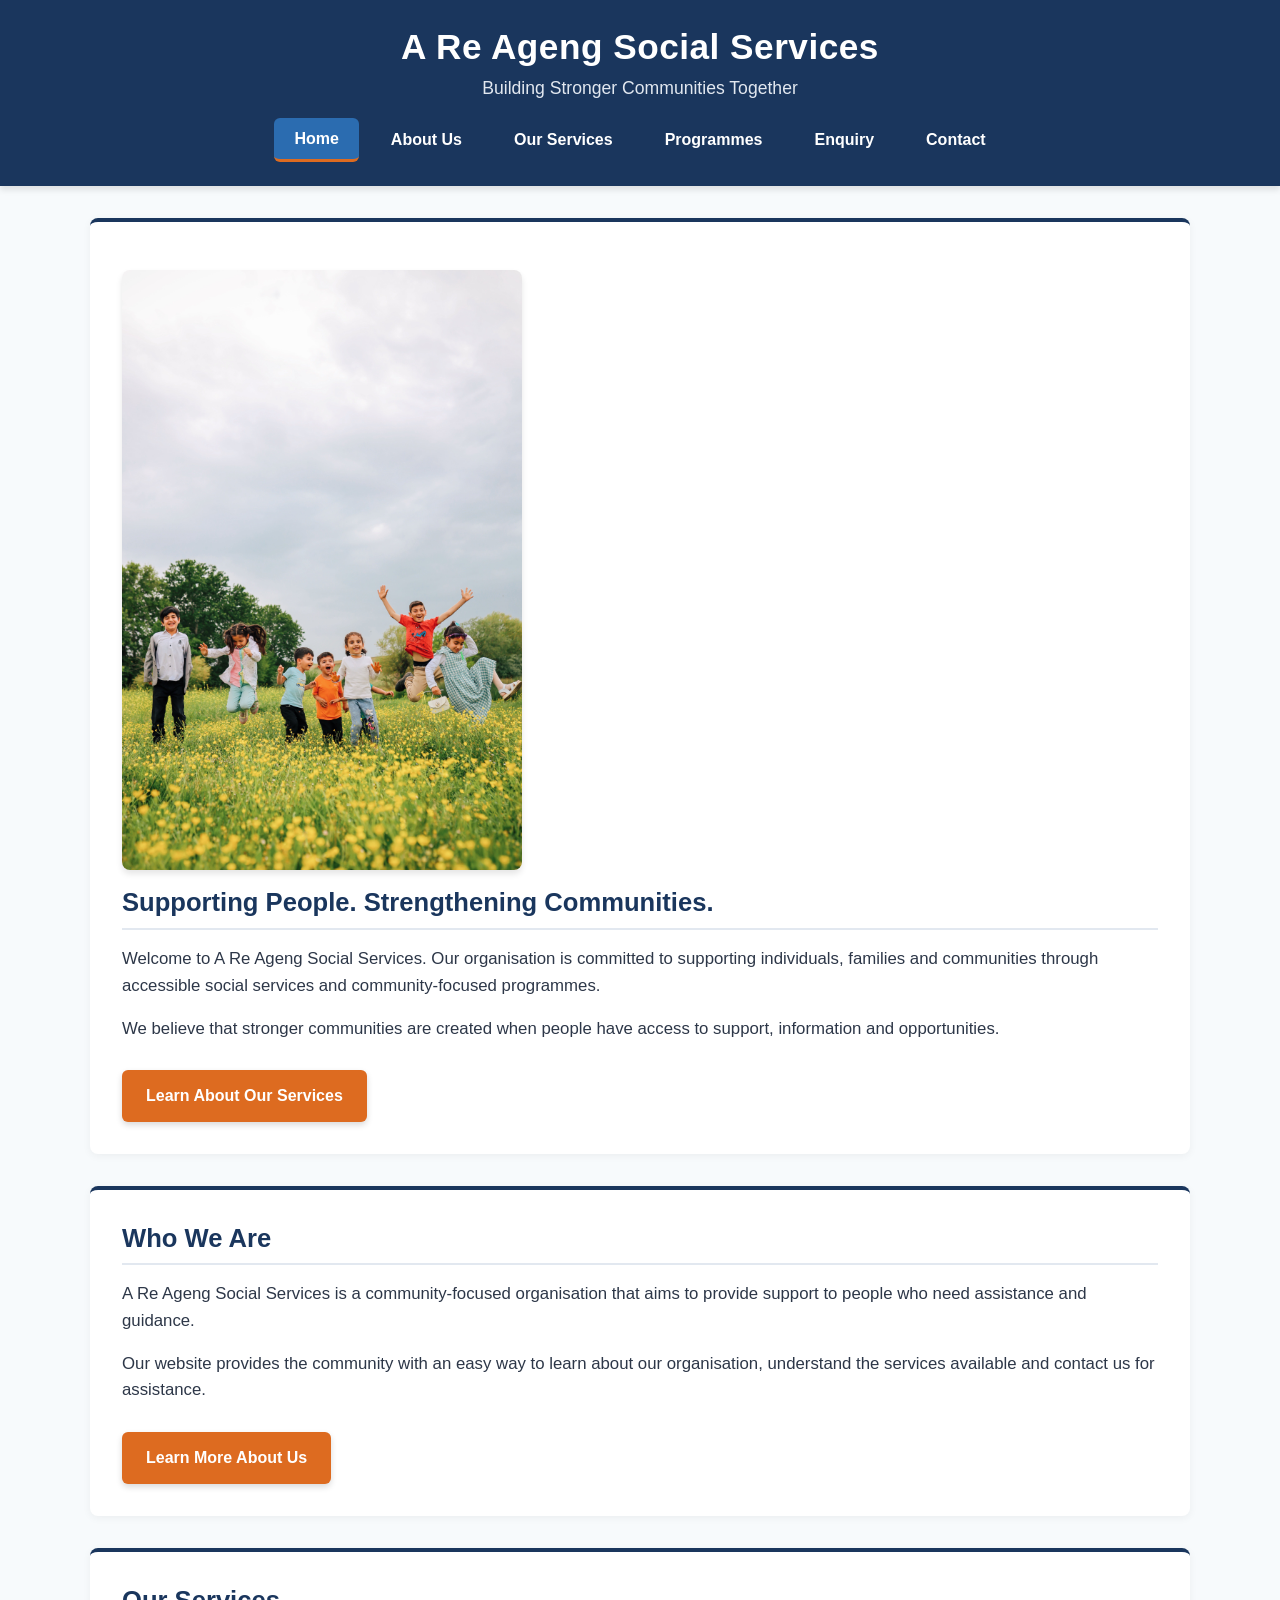
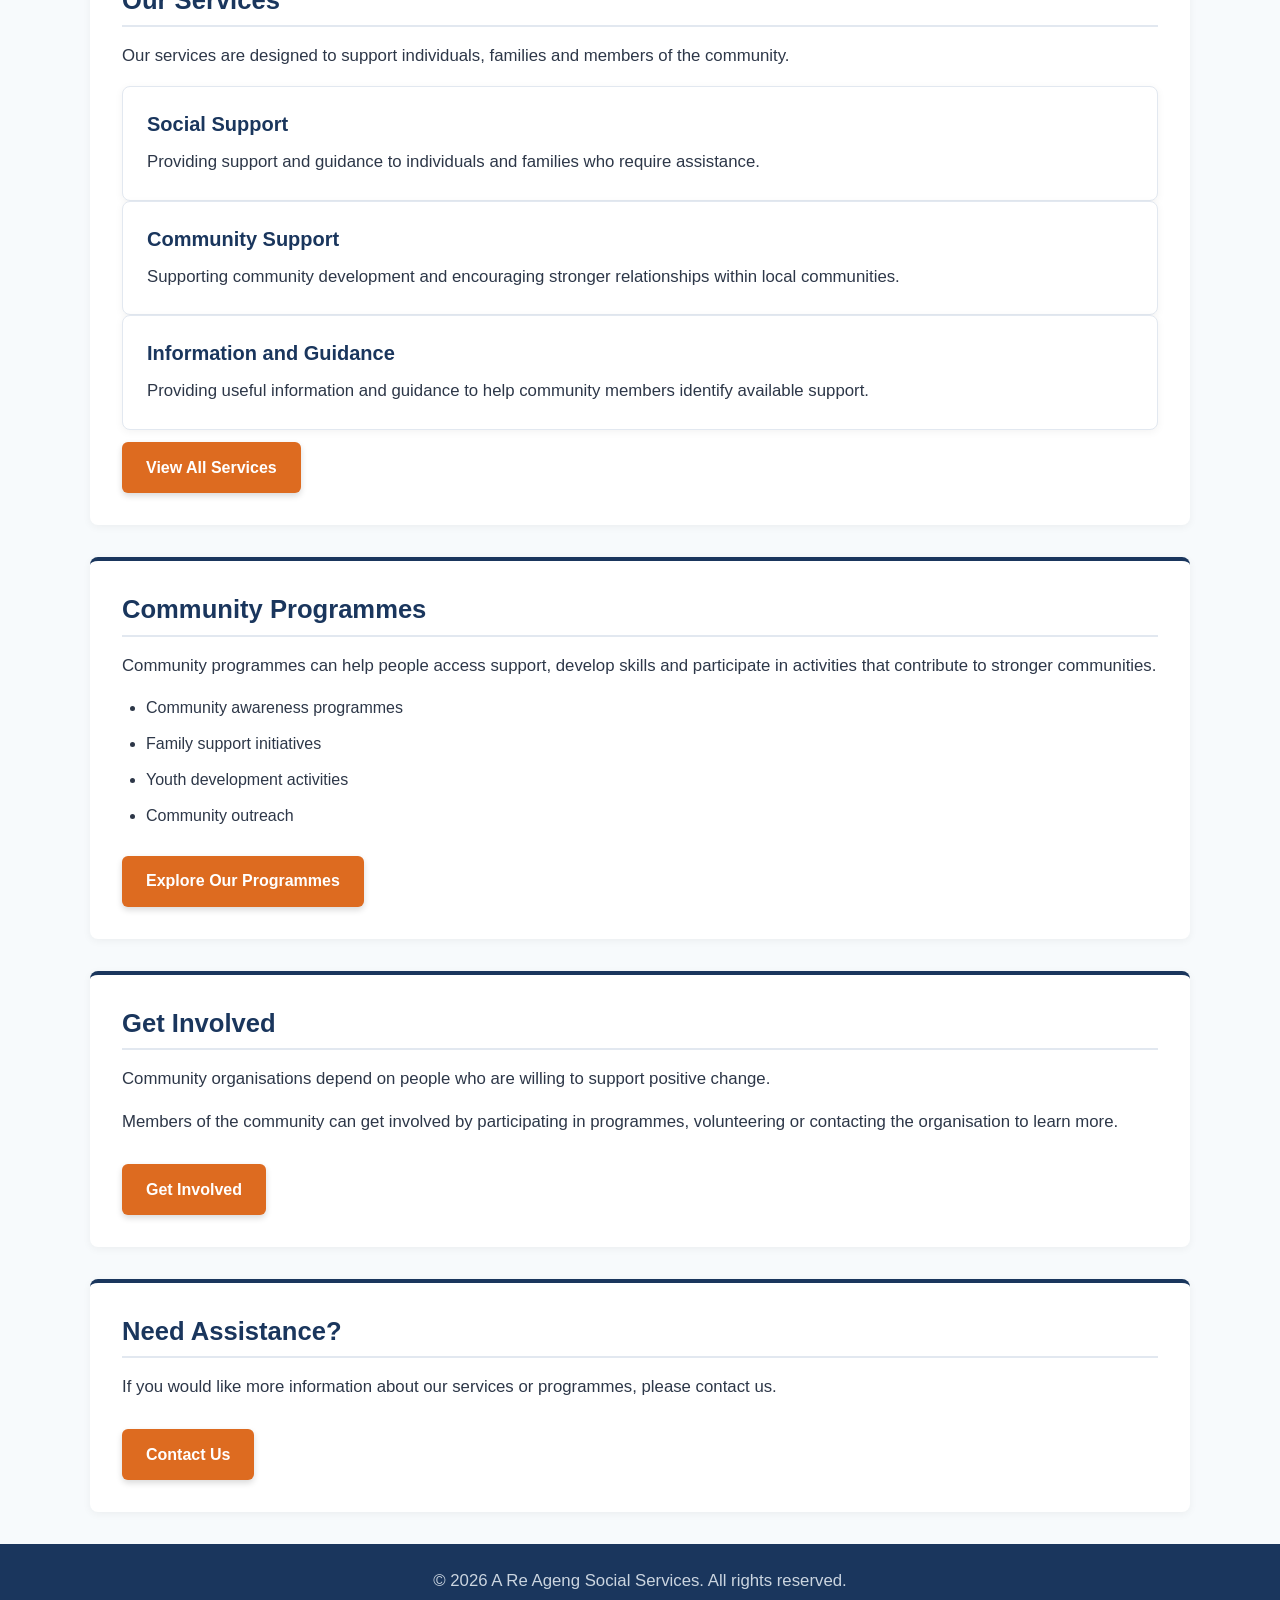
<file: index.html>
<!DOCTYPE html>
<html lang="en">

<head>

    <!-- Character Encoding -->
    <meta charset="UTF-8">

    <!-- Responsive Design -->
    <meta name="viewport" content="width=device-width, initial-scale=1.0">

    <!-- SEO Description -->
    <meta name="description"
        content="Welcome to A Re Ageng Social Services. Discover our community support services, family assistance, youth development and community programmes in South Africa.">

    <!-- SEO Keywords -->
    <meta name="keywords"
        content="A Re Ageng Social Services, social services, community support, family support, youth development, community programmes, South Africa">

    <!-- Author -->
    <meta name="author" content="A Re Ageng Social Services">

    <!-- Search Engine Indexing -->
    <meta name="robots" content="index, follow">

    <!-- Open Graph Metadata -->
    <meta property="og:title"
        content="A Re Ageng Social Services | Building Stronger Communities">

    <meta property="og:description"
        content="Supporting individuals, families and communities through accessible social services and community programmes.">

    <meta property="og:type" content="website">

    <!-- Page Title -->
    <title>A Re Ageng Social Services | Home</title>

    <!-- External Stylesheet -->
    <link rel="stylesheet" href="css/style.css">

    <!-- Organisation Structured Data -->
    <script type="application/ld+json">
    {
        "@context": "https://schema.org",
        "@type": "Organization",
        "name": "A Re Ageng Social Services",
        "description": "A community-focused organisation supporting individuals, families and communities through social services and community programmes.",
        "address": {
            "@type": "PostalAddress",
            "addressLocality": "Randfontein",
            "addressRegion": "Gauteng",
            "addressCountry": "ZA"
        }
    }
    </script>

</head>

<body>

    <!-- Skip Navigation -->
    <a href="#main-content" class="skip-link">
        Skip to main content
    </a>

    <!-- HEADER -->
    <header>

        <!-- Organisation Branding -->
        <div class="header-brand">

            <div>

                <h1>A Re Ageng Social Services</h1>

                <p>Building Stronger Communities Together</p>

            </div>

        </div>

        <!-- Navigation Menu -->
        <nav aria-label="Main navigation">

            <a href="index.html" aria-current="page">Home</a>

            <a href="about.html">About Us</a>

            <a href="services.html">Our Services</a>

            <a href="programmes.html">Programmes</a>

            <a href="enquiry.html">Enquiry</a>

            <a href="contact.html">Contact</a>

        </nav>

    </header>

    <!-- MAIN CONTENT -->
    <main id="main-content">

        <!-- HERO SECTION -->
        <section id="home">

            <img
                src="images/index.jpg"
                alt="Community members working together to strengthen their community"
                width="400"
                height="250"
                fetchpriority="high"
                decoding="async"
            >

            <h2>
                Supporting People. Strengthening Communities.
            </h2>

            <p>
                Welcome to A Re Ageng Social Services.
                Our organisation is committed to supporting individuals,
                families and communities through accessible social services
                and community-focused programmes.
            </p>

            <p>
                We believe that stronger communities are created when
                people have access to support, information and opportunities.
            </p>

            <!-- Call to Action -->
            <a href="services.html" class="cta-button">
                Learn About Our Services
            </a>

        </section>

        <!-- ABOUT INTRODUCTION -->
        <section id="about-introduction">

            <h2>Who We Are</h2>

            <p>
                A Re Ageng Social Services is a community-focused
                organisation that aims to provide support to people
                who need assistance and guidance.
            </p>

            <p>
                Our website provides the community with an easy way
                to learn about our organisation, understand the
                services available and contact us for assistance.
            </p>

            <a href="about.html" class="cta-button">
                Learn More About Us
            </a>

        </section>

        <!-- SERVICES INTRODUCTION -->
        <section id="services-introduction">

            <h2>Our Services</h2>

            <p>
                Our services are designed to support individuals,
                families and members of the community.
            </p>

            <!-- Service 1 -->
            <article class="service-card">

                <h3>Social Support</h3>

                <p>
                    Providing support and guidance to individuals
                    and families who require assistance.
                </p>

            </article>

            <!-- Service 2 -->
            <article class="service-card">

                <h3>Community Support</h3>

                <p>
                    Supporting community development and encouraging
                    stronger relationships within local communities.
                </p>

            </article>

            <!-- Service 3 -->
            <article class="service-card">

                <h3>Information and Guidance</h3>

                <p>
                    Providing useful information and guidance to help
                    community members identify available support.
                </p>

            </article>

            <a href="services.html" class="cta-button">
                View All Services
            </a>

        </section>

        <!-- COMMUNITY PROGRAMMES -->
        <section id="community-programmes">

            <h2>Community Programmes</h2>

            <p>
                Community programmes can help people access support,
                develop skills and participate in activities that
                contribute to stronger communities.
            </p>

            <ul>

                <li>Community awareness programmes</li>

                <li>Family support initiatives</li>

                <li>Youth development activities</li>

                <li>Community outreach</li>

            </ul>

            <a href="programmes.html" class="cta-button">
                Explore Our Programmes
            </a>

        </section>

        <!-- GET INVOLVED -->
        <section id="get-involved">

            <h2>Get Involved</h2>

            <p>
                Community organisations depend on people who are
                willing to support positive change.
            </p>

            <p>
                Members of the community can get involved by
                participating in programmes, volunteering or
                contacting the organisation to learn more.
            </p>

            <a href="enquiry.html" class="cta-button">
                Get Involved
            </a>

        </section>

        <!-- CONTACT INTRODUCTION -->
        <section id="contact-introduction">

            <h2>Need Assistance?</h2>

            <p>
                If you would like more information about our services
                or programmes, please contact us.
            </p>

            <a href="contact.html" class="cta-button">
                Contact Us
            </a>

        </section>

    </main>

    <!-- FOOTER -->
    <footer>

        <p>
            &copy; 2026 A Re Ageng Social Services.
            All rights reserved.
        </p>

    </footer>

</body>

</html>
</file>
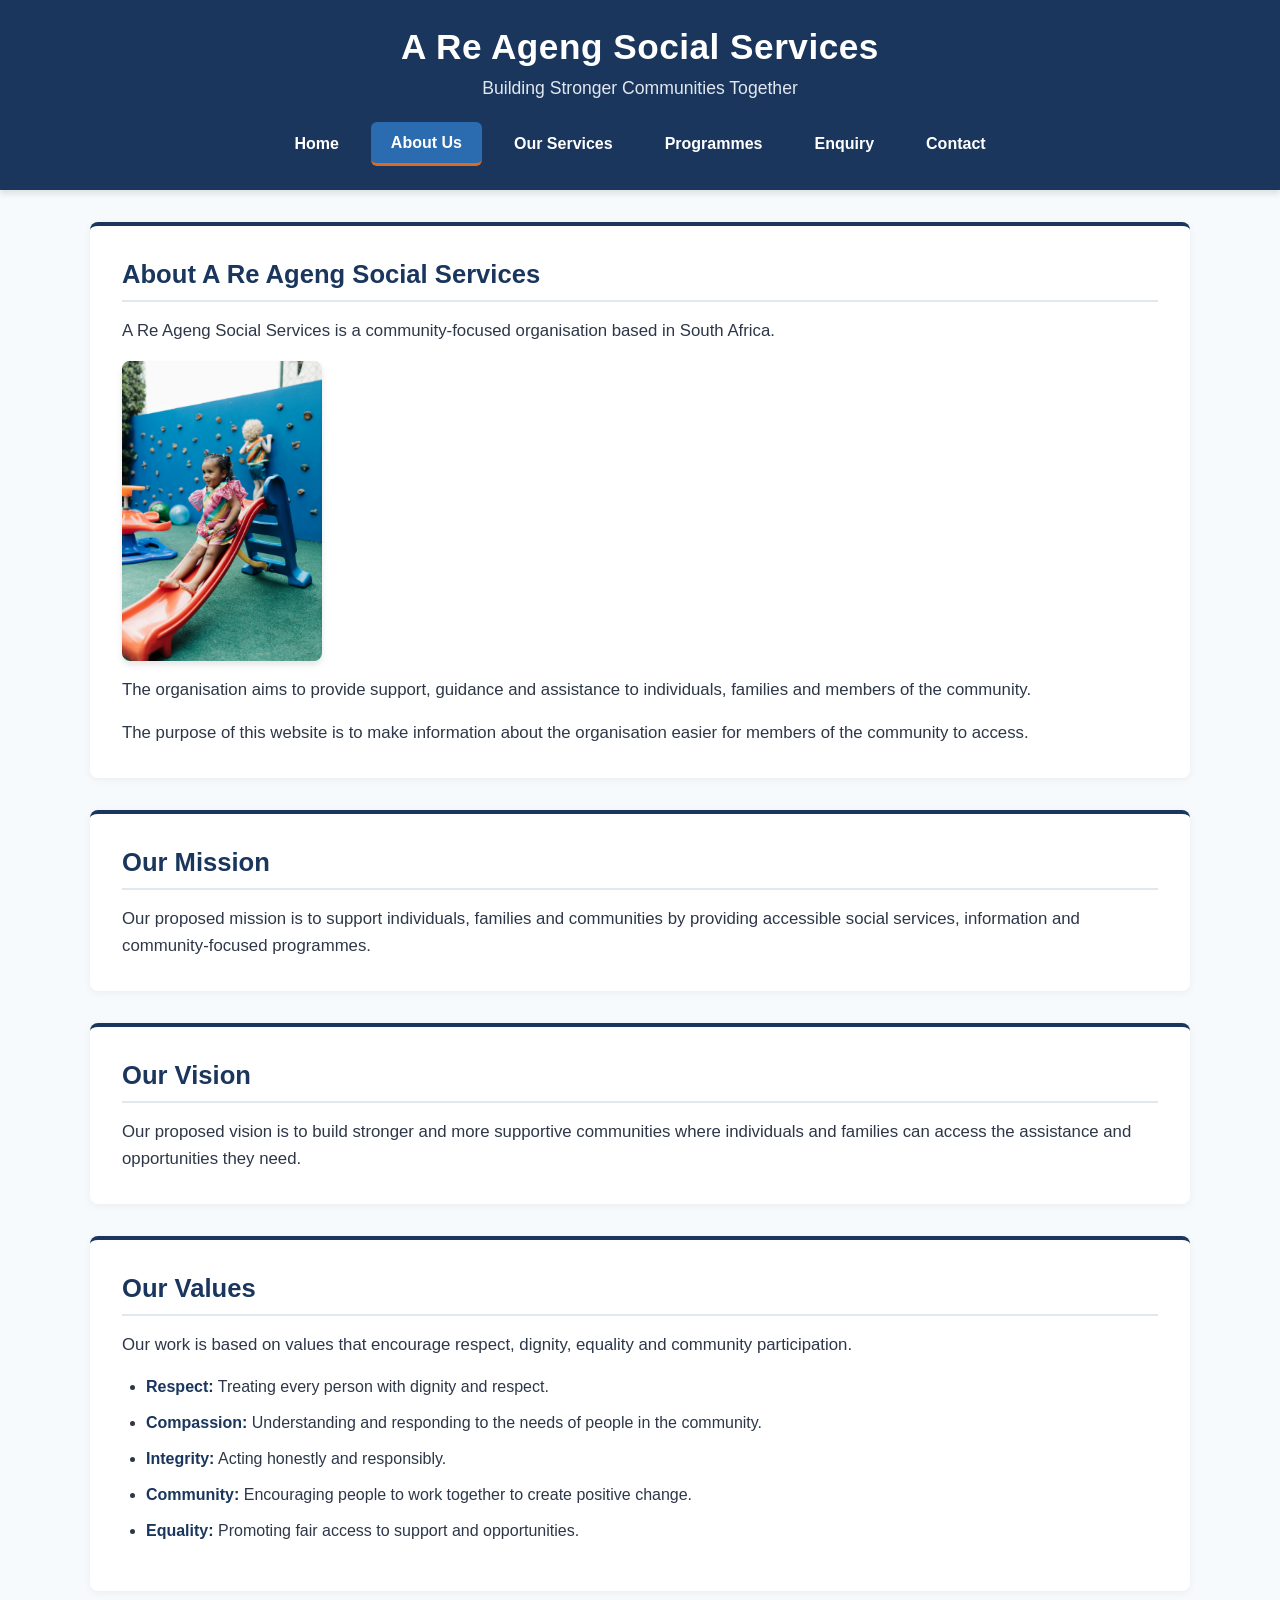
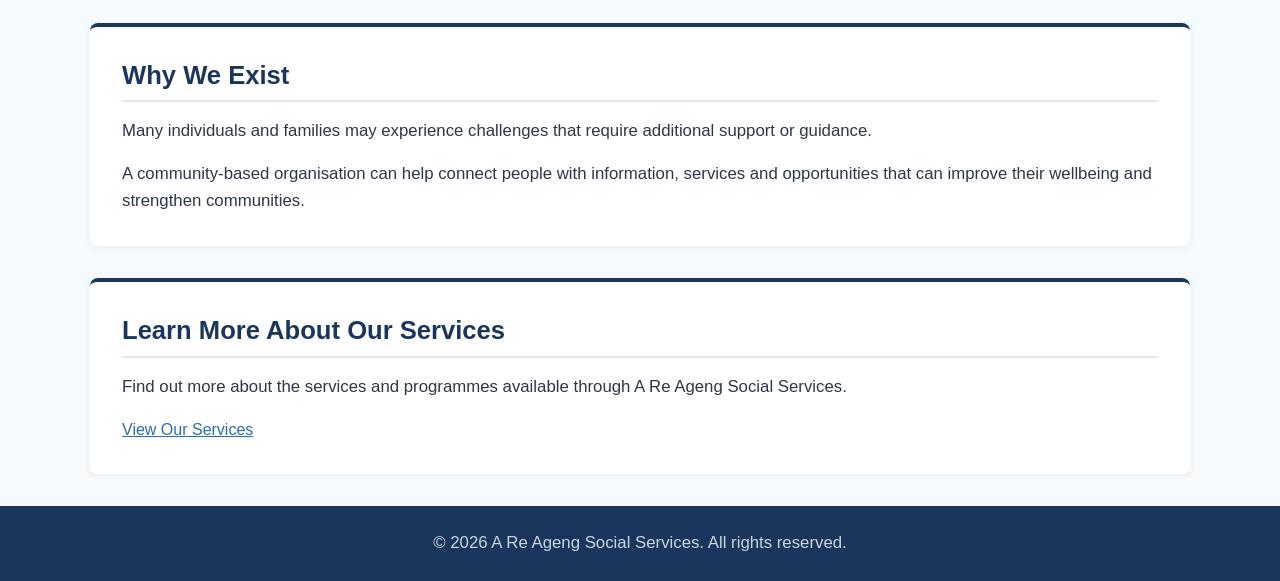
<file: about.html>
<!DOCTYPE html>
<html lang="en">

<head>

    <!-- Character encoding -->
    <meta charset="UTF-8">

    <!-- Responsive design -->
    <meta name="viewport" content="width=device-width, initial-scale=1.0">

    <!-- SEO Meta Description -->
    <meta name="description"
        content="Discover A Re Ageng Social Services, our mission, vision and values. Learn how we support individuals, families and communities across South Africa.">

    <!-- SEO Keywords -->
    <meta name="keywords"
        content="A Re Ageng Social Services, community support, social services, family support, community programmes, South Africa">

    <!-- Author -->
    <meta name="author" content="A Re Ageng Social Services">

    <!-- Search Engine Indexing -->
    <meta name="robots" content="index, follow">

    <!-- Open Graph Metadata -->
    <meta property="og:title"
        content="About Us | A Re Ageng Social Services">

    <meta property="og:description"
        content="Learn about our mission, vision and commitment to building stronger communities.">

    <meta property="og:type" content="website">

    <!-- Page Title -->
    <title>About Us | A Re Ageng Social Services</title>

    <!-- External CSS -->
    <link rel="stylesheet" href="css/style.css">

    <!-- Structured Data for SEO -->
    <script type="application/ld+json">
    {
        "@context": "https://schema.org",
        "@type": "NGO",
        "name": "A Re Ageng Social Services",
        "description": "A community-focused organisation supporting individuals, families and communities in South Africa."
    }
    </script>

</head>

<body>

    <!-- Skip Navigation Link -->
    <a href="#main-content" class="skip-link">
        Skip to main content
    </a>

    <!-- HEADER -->
    <header>

        <h1>A Re Ageng Social Services</h1>

        <p>Building Stronger Communities Together</p>

        <!-- Navigation -->
        <nav aria-label="Main navigation">

            <a href="index.html">Home</a>

            <a href="about.html" aria-current="page">About Us</a>

            <a href="services.html">Our Services</a>

            <a href="programmes.html">Programmes</a>

            <a href="enquiry.html">Enquiry</a>

            <a href="contact.html">Contact</a>

        </nav>

    </header>

    <!-- MAIN CONTENT -->
    <main id="main-content">

        <!-- ABOUT US -->
        <section id="about">

            <h2>About A Re Ageng Social Services</h2>

            <p>
                A Re Ageng Social Services is a community-focused
                organisation based in South Africa.
            </p>

            <!-- About Us Image -->
            <img
                src="images/about.jpg"
                alt="Community members participating in a social support initiative"
                width="200"
                height="200"
                loading="lazy"
                decoding="async"
            >

            <p>
                The organisation aims to provide support, guidance
                and assistance to individuals, families and members
                of the community.
            </p>

            <p>
                The purpose of this website is to make information
                about the organisation easier for members of the
                community to access.
            </p>

        </section>

        <!-- OUR MISSION -->
        <section id="mission">

            <h2>Our Mission</h2>

            <p>
                Our proposed mission is to support individuals,
                families and communities by providing accessible
                social services, information and community-focused
                programmes.
            </p>

        </section>

        <!-- OUR VISION -->
        <section id="vision">

            <h2>Our Vision</h2>

            <p>
                Our proposed vision is to build stronger and more
                supportive communities where individuals and
                families can access the assistance and opportunities
                they need.
            </p>

        </section>

        <!-- OUR VALUES -->
        <section id="values">

            <h2>Our Values</h2>

            <p>
                Our work is based on values that encourage respect,
                dignity, equality and community participation.
            </p>

            <ul>

                <li>
                    <strong>Respect:</strong>
                    Treating every person with dignity and respect.
                </li>

                <li>
                    <strong>Compassion:</strong>
                    Understanding and responding to the needs of
                    people in the community.
                </li>

                <li>
                    <strong>Integrity:</strong>
                    Acting honestly and responsibly.
                </li>

                <li>
                    <strong>Community:</strong>
                    Encouraging people to work together to create
                    positive change.
                </li>

                <li>
                    <strong>Equality:</strong>
                    Promoting fair access to support and opportunities.
                </li>

            </ul>

        </section>

        <!-- WHY WE EXIST -->
        <section id="why-we-exist">

            <h2>Why We Exist</h2>

            <p>
                Many individuals and families may experience
                challenges that require additional support or
                guidance.
            </p>

            <p>
                A community-based organisation can help connect
                people with information, services and opportunities
                that can improve their wellbeing and strengthen
                communities.
            </p>

        </section>

        <!-- CALL TO ACTION -->
        <section id="learn-more">

            <h2>Learn More About Our Services</h2>

            <p>
                Find out more about the services and programmes
                available through A Re Ageng Social Services.
            </p>

            <a href="services.html">
                View Our Services
            </a>

        </section>

    </main>

    <!-- FOOTER -->
    <footer>

        <p>
            &copy; 2026 A Re Ageng Social Services.
            All rights reserved.
        </p>

    </footer>

</body>
</html>
</file>
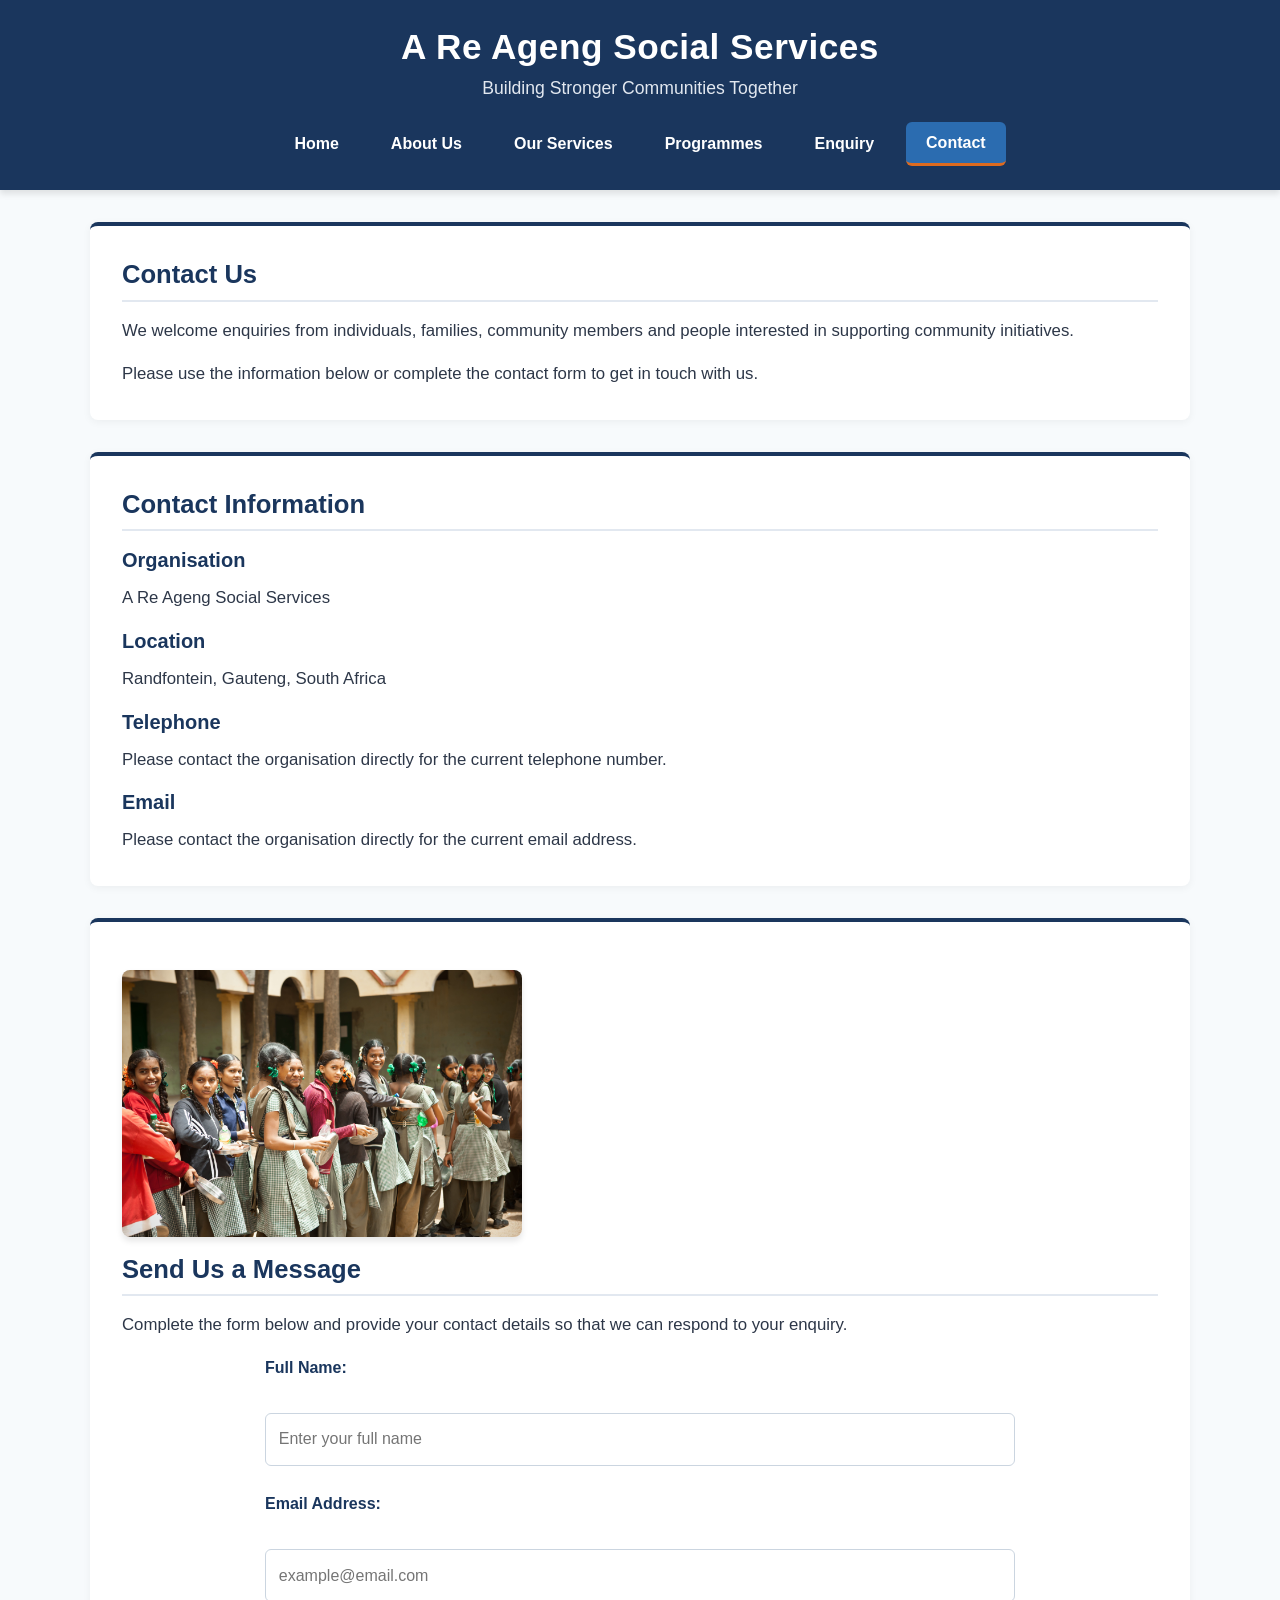
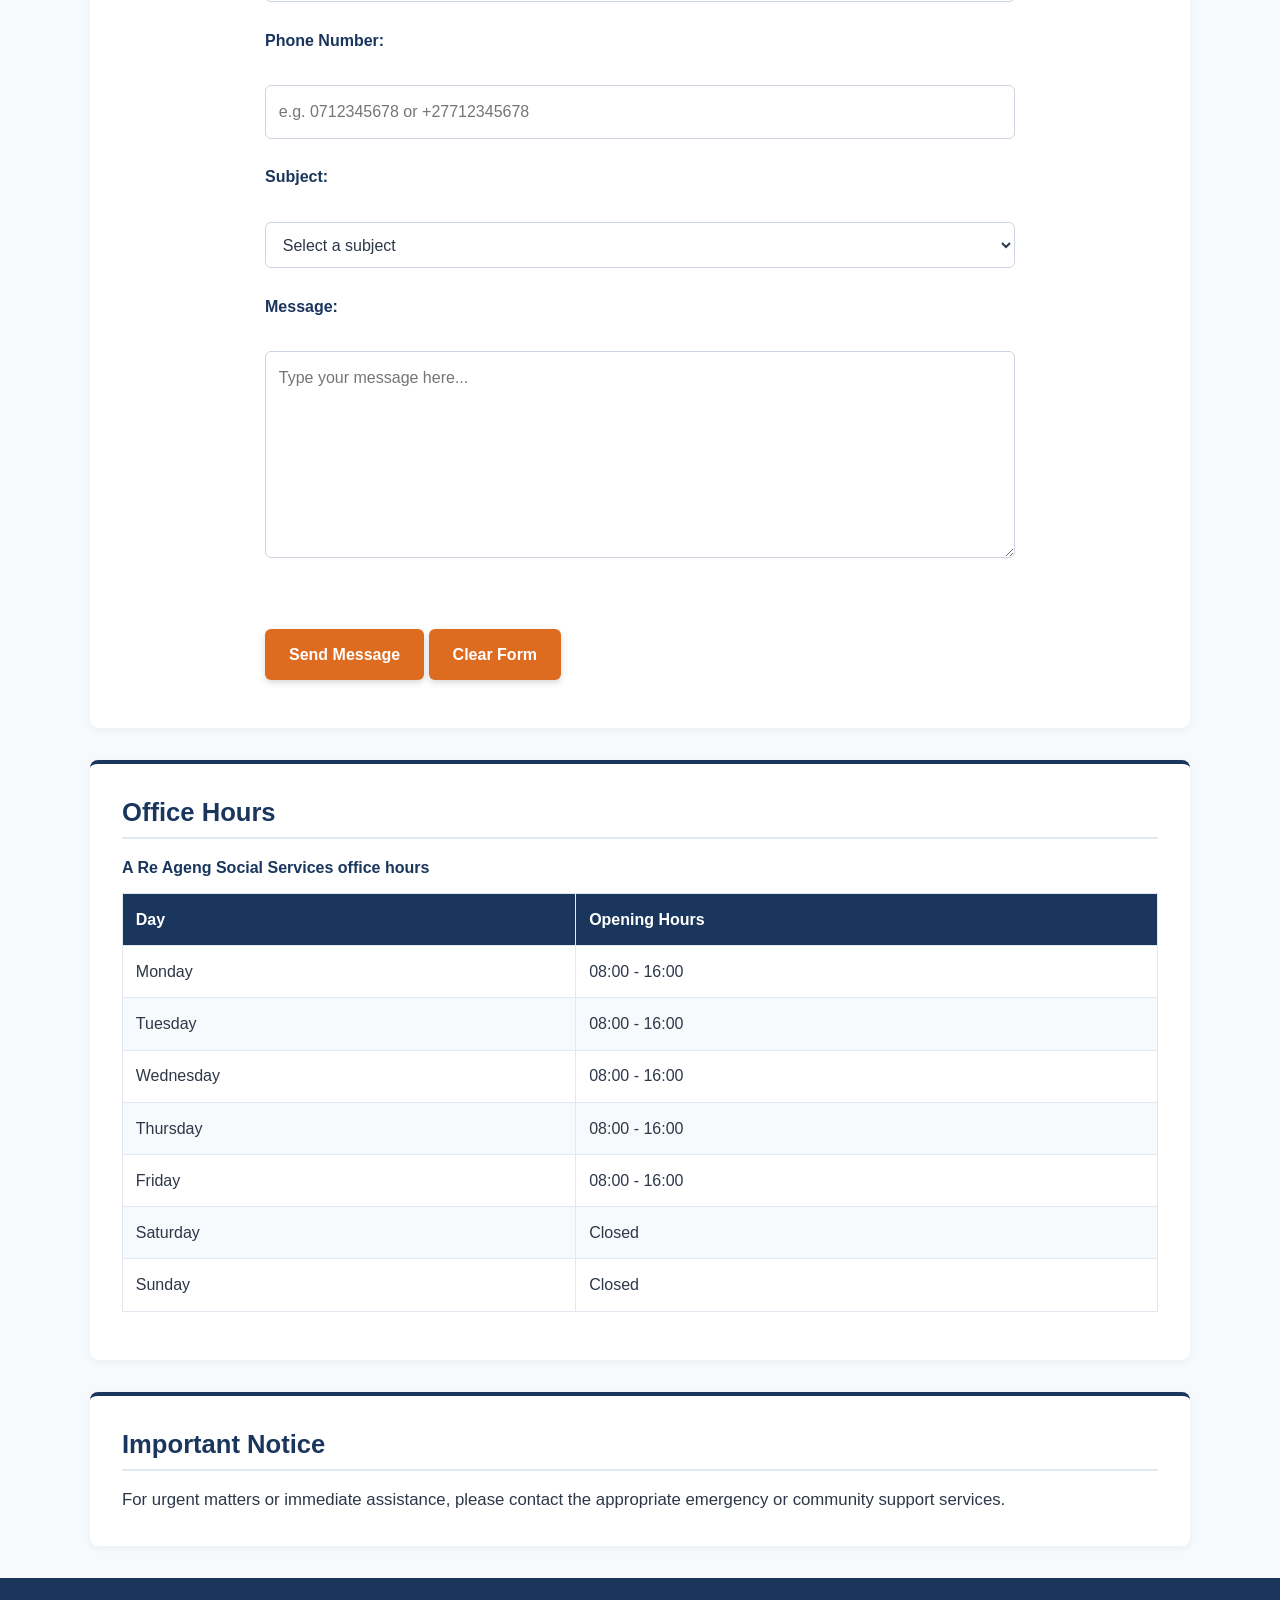
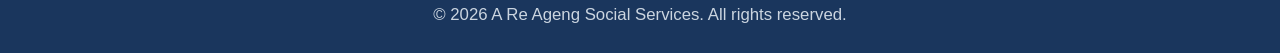
<file: contact.html>
<!DOCTYPE html>
<html lang="en">

<head>

    <!-- Character Encoding -->
    <meta charset="UTF-8">

    <!-- Responsive Design -->
    <meta name="viewport" content="width=device-width, initial-scale=1.0">

    <!-- SEO Meta Description -->
    <meta name="description"
        content="Contact A Re Ageng Social Services in Randfontein, Gauteng. Send us a message for community support, social services and programme enquiries.">

    <!-- SEO Keywords -->
    <meta name="keywords"
        content="Contact A Re Ageng, social services, community support, Randfontein, Gauteng">

    <!-- Author -->
    <meta name="author" content="A Re Ageng Social Services">

    <!-- Search Engine Indexing -->
    <meta name="robots" content="index, follow">

    <!-- Open Graph Metadata -->
    <meta property="og:title"
        content="Contact Us | A Re Ageng Social Services">

    <meta property="og:description"
        content="Get in touch with A Re Ageng Social Services for information and community assistance.">

    <meta property="og:type" content="website">

    <!-- Page Title -->
    <title>Contact Us | A Re Ageng Social Services</title>

    <!-- External Stylesheet -->
    <link rel="stylesheet" href="css/style.css">

</head>

<body>

    <!-- Skip Navigation -->
    <a href="#main-content" class="skip-link">
        Skip to main content
    </a>

    <!-- HEADER -->
    <header>

        <h1>A Re Ageng Social Services</h1>

        <p>Building Stronger Communities Together</p>

        <!-- Navigation Menu -->
        <nav aria-label="Main navigation">

            <a href="index.html">Home</a>

            <a href="about.html">About Us</a>

            <a href="services.html">Our Services</a>

            <a href="programmes.html">Programmes</a>

            <a href="enquiry.html">Enquiry</a>

            <a href="contact.html" aria-current="page">Contact</a>

        </nav>

    </header>

    <!-- MAIN CONTENT -->
    <main id="main-content">

        <!-- CONTACT INTRODUCTION -->
        <section id="contact-introduction">

            <h2>Contact Us</h2>

            <p>
                We welcome enquiries from individuals, families,
                community members and people interested in supporting
                community initiatives.
            </p>

            <p>
                Please use the information below or complete the
                contact form to get in touch with us.
            </p>

        </section>

        <!-- CONTACT INFORMATION -->
        <section id="contact-information">

            <h2>Contact Information</h2>

            <h3>Organisation</h3>

            <p>
                A Re Ageng Social Services
            </p>

            <h3>Location</h3>

            <p>
                Randfontein, Gauteng, South Africa
            </p>

            <h3>Telephone</h3>

            <p>
                Please contact the organisation directly for the
                current telephone number.
            </p>

            <h3>Email</h3>

            <p>
                Please contact the organisation directly for the
                current email address.
            </p>

        </section>

        <!-- CONTACT FORM -->
        <section id="contact-form-section">

            <img
                src="images/contact.jpg"
                alt="Contact A Re Ageng Social Services for community assistance"
                width="400"
                height="250"
                loading="lazy"
                decoding="async"
            >

            <h2>Send Us a Message</h2>

            <p>
                Complete the form below and provide your contact
                details so that we can respond to your enquiry.
            </p>

            <form id="contactForm" action="#" method="post" novalidate>

                <!-- FULL NAME -->
                <label for="name">
                    Full Name:
                </label>

                <br>

                <input
                    type="text"
                    id="name"
                    name="name"
                    placeholder="Enter your full name"
                    minlength="3"
                    maxlength="60"
                    autocomplete="name"
                    required
                >

                <br><br>

                <!-- EMAIL ADDRESS -->
                <label for="email">
                    Email Address:
                </label>

                <br>

                <input
                    type="email"
                    id="email"
                    name="email"
                    placeholder="example@email.com"
                    autocomplete="email"
                    required
                >

                <br><br>

                <!-- PHONE NUMBER -->
                <label for="phone">
                    Phone Number:
                </label>

                <br>

                <input
                    type="tel"
                    id="phone"
                    name="phone"
                    placeholder="e.g. 0712345678 or +27712345678"
                    pattern="(?:\+27|0)[0-9]{9}"
                    title="Enter a valid South African telephone number."
                    autocomplete="tel"
                >

                <br><br>

                <!-- SUBJECT -->
                <label for="subject">
                    Subject:
                </label>

                <br>

                <select
                    id="subject"
                    name="subject"
                    required
                >

                    <option value="">Select a subject</option>

                    <option value="General Enquiry">
                        General Enquiry
                    </option>

                    <option value="Community Support">
                        Community Support
                    </option>

                    <option value="Social Services">
                        Social Services
                    </option>

                    <option value="Programmes">
                        Programmes
                    </option>

                    <option value="Volunteering">
                        Volunteering
                    </option>

                    <option value="Other">
                        Other
                    </option>

                </select>

                <br><br>

                <!-- MESSAGE -->
                <label for="message">
                    Message:
                </label>

                <br>

                <textarea
                    id="message"
                    name="message"
                    rows="7"
                    minlength="10"
                    maxlength="1000"
                    placeholder="Type your message here..."
                    required
                ></textarea>

                <br><br>

                <!-- ERROR AND SUCCESS MESSAGES -->
                <div
                    id="formFeedback"
                    role="status"
                    aria-live="polite"
                ></div>

                <br>

                <!-- FORM BUTTONS -->
                <button type="submit">
                    Send Message
                </button>

                <button type="reset">
                    Clear Form
                </button>

            </form>

        </section>

        <!-- OFFICE HOURS -->
        <section id="office-hours">

            <h2>Office Hours</h2>

            <table>

                <caption>
                    A Re Ageng Social Services office hours
                </caption>

                <thead>

                    <tr>
                        <th scope="col">Day</th>
                        <th scope="col">Opening Hours</th>
                    </tr>

                </thead>

                <tbody>

                    <tr>
                        <td>Monday</td>
                        <td>08:00 - 16:00</td>
                    </tr>

                    <tr>
                        <td>Tuesday</td>
                        <td>08:00 - 16:00</td>
                    </tr>

                    <tr>
                        <td>Wednesday</td>
                        <td>08:00 - 16:00</td>
                    </tr>

                    <tr>
                        <td>Thursday</td>
                        <td>08:00 - 16:00</td>
                    </tr>

                    <tr>
                        <td>Friday</td>
                        <td>08:00 - 16:00</td>
                    </tr>

                    <tr>
                        <td>Saturday</td>
                        <td>Closed</td>
                    </tr>

                    <tr>
                        <td>Sunday</td>
                        <td>Closed</td>
                    </tr>

                </tbody>

            </table>

        </section>

        <!-- IMPORTANT NOTICE -->
        <section id="important-notice">

            <h2>Important Notice</h2>

            <p>
                For urgent matters or immediate assistance, please
                contact the appropriate emergency or community
                support services.
            </p>

        </section>

    </main>

    <!-- FOOTER -->
    <footer>

        <p>
            &copy; 2026 A Re Ageng Social Services.
            All rights reserved.
        </p>

    </footer>

    <!-- JAVASCRIPT FORM VALIDATION -->
    <script>

        // Select the contact form
        const contactForm = document.getElementById("contactForm");

        // Select the feedback area
        const formFeedback = document.getElementById("formFeedback");

        // Organisation email address
        // Replace this placeholder with the real email address.
        const CONTACT_EMAIL = "REPLACE-WITH-ORGANISATION-EMAIL@example.com";


        // Handle form submission
        contactForm.addEventListener("submit", function(event) {

            // Prevent default form submission
            event.preventDefault();

            // Get form values
            const name = document.getElementById("name").value.trim();

            const email = document.getElementById("email").value.trim();

            const phone = document.getElementById("phone").value.trim();

            const subject = document.getElementById("subject").value;

            const message = document.getElementById("message").value.trim();


            // Clear previous feedback
            formFeedback.textContent = "";


            // Check whether required fields are completed
            if (name === "" || email === "" || subject === "" || message === "") {

                formFeedback.textContent =
                    "Please complete all required fields.";

                return;

            }


            // Validate full name
            if (name.length < 3) {

                formFeedback.textContent =
                    "Your name must contain at least 3 characters.";

                return;

            }


            // Validate email address
            const emailPattern =
                /^[^\s@]+@[^\s@]+\.[^\s@]+$/;

            if (!emailPattern.test(email)) {

                formFeedback.textContent =
                    "Please enter a valid email address.";

                return;

            }


            // Validate phone number if provided
            const phonePattern =
                /^(?:\+27|0)[0-9]{9}$/;

            if (phone !== "" && !phonePattern.test(phone)) {

                formFeedback.textContent =
                    "Please enter a valid South African phone number.";

                return;

            }


            // Validate message length
            if (message.length < 10) {

                formFeedback.textContent =
                    "Your message must contain at least 10 characters.";

                return;

            }


            // Check whether the organisation email was configured
            if (CONTACT_EMAIL ===
                "REPLACE-WITH-ORGANISATION-EMAIL@example.com") {

                formFeedback.textContent =
                    "Your information is valid. The organisation's email address must be configured before sending.";

                return;

            }


            // Prepare email content
            const emailSubject =
                encodeURIComponent(subject);

            const emailBody =
                encodeURIComponent(
                    "Contact Form Submission\n\n" +
                    "Full Name: " + name + "\n" +
                    "Email Address: " + email + "\n" +
                    "Phone Number: " + (phone || "Not provided") + "\n" +
                    "Subject: " + subject + "\n\n" +
                    "Message:\n" + message
                );


            // Create email link
            const mailtoLink =
                "mailto:" + CONTACT_EMAIL +
                "?subject=" + emailSubject +
                "&body=" + emailBody;


            // Display confirmation
            formFeedback.textContent =
                "Your information is valid. Opening your email application...";

            // Open the visitor's default email application
            window.location.href = mailtoLink;

        });


        // Clear feedback when the form is reset
        contactForm.addEventListener("reset", function() {

            formFeedback.textContent = "";

        });

    </script>

</body>

</html>
</file>
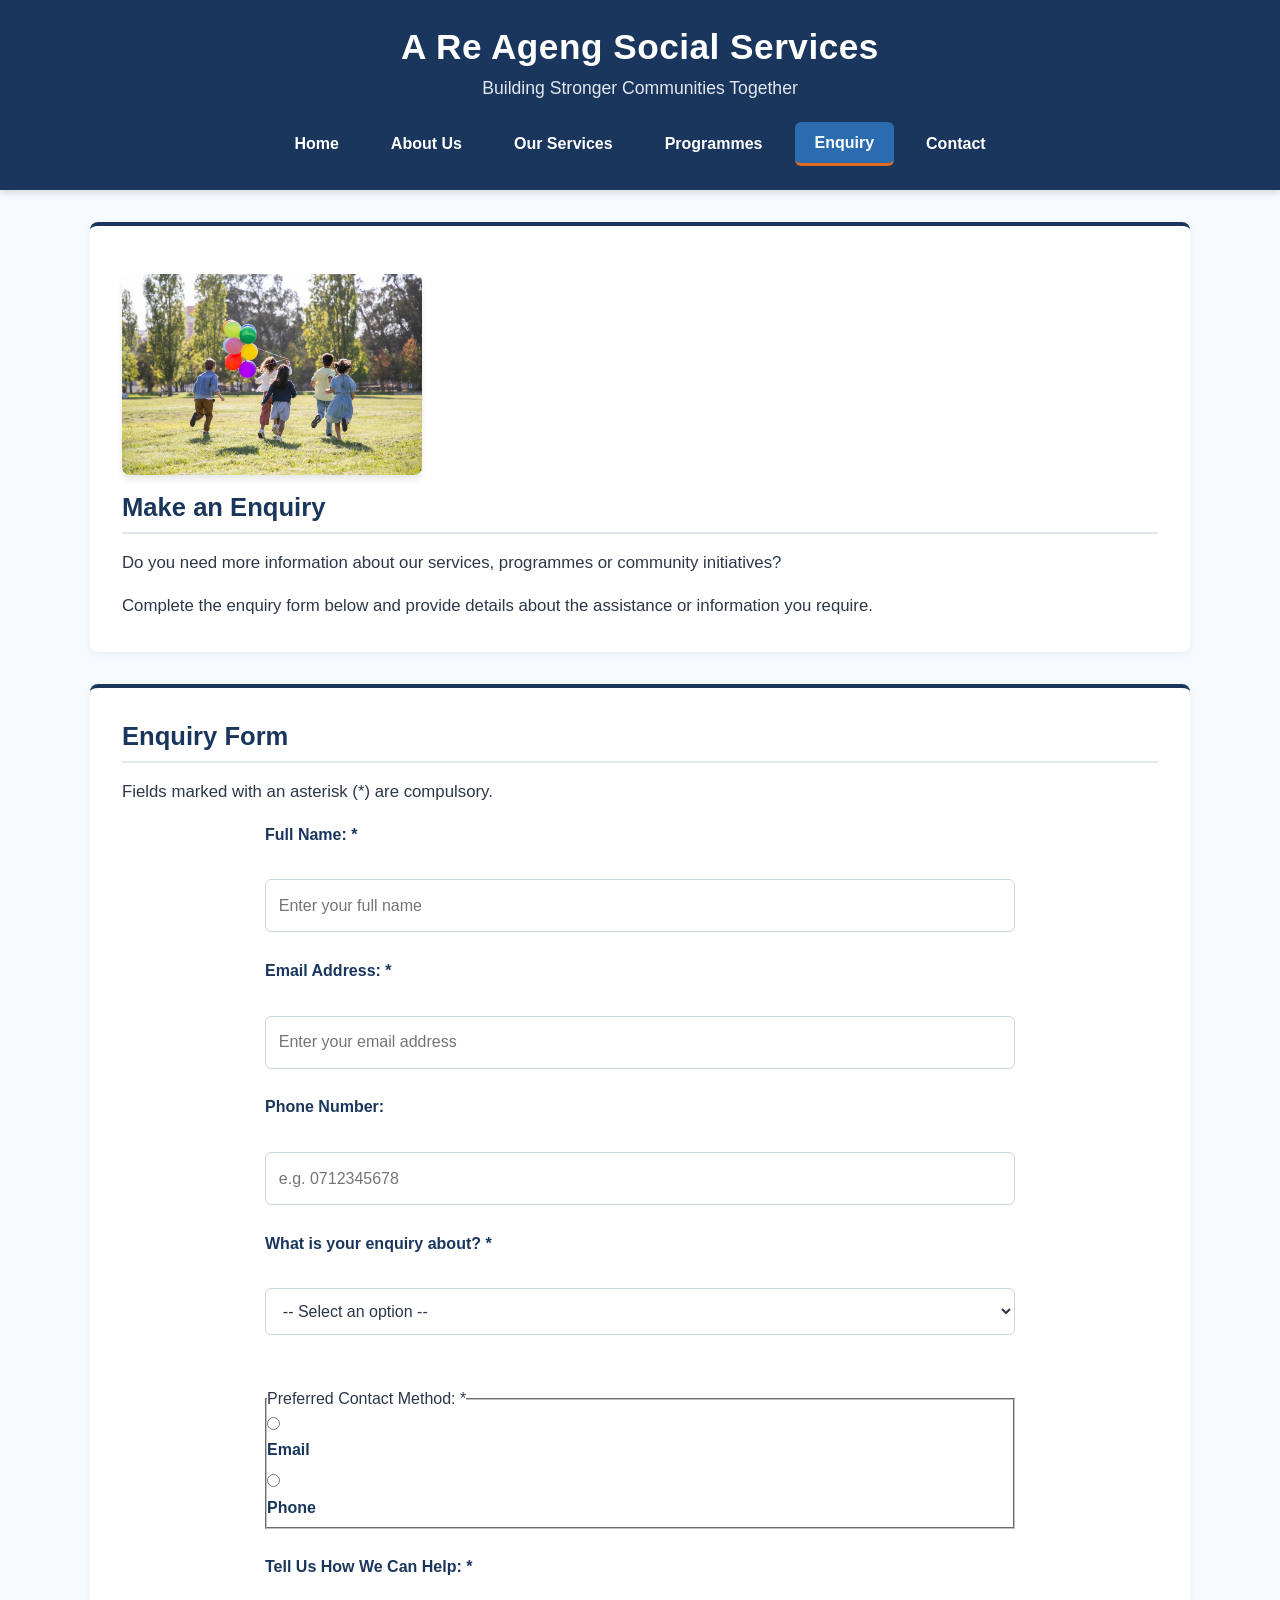
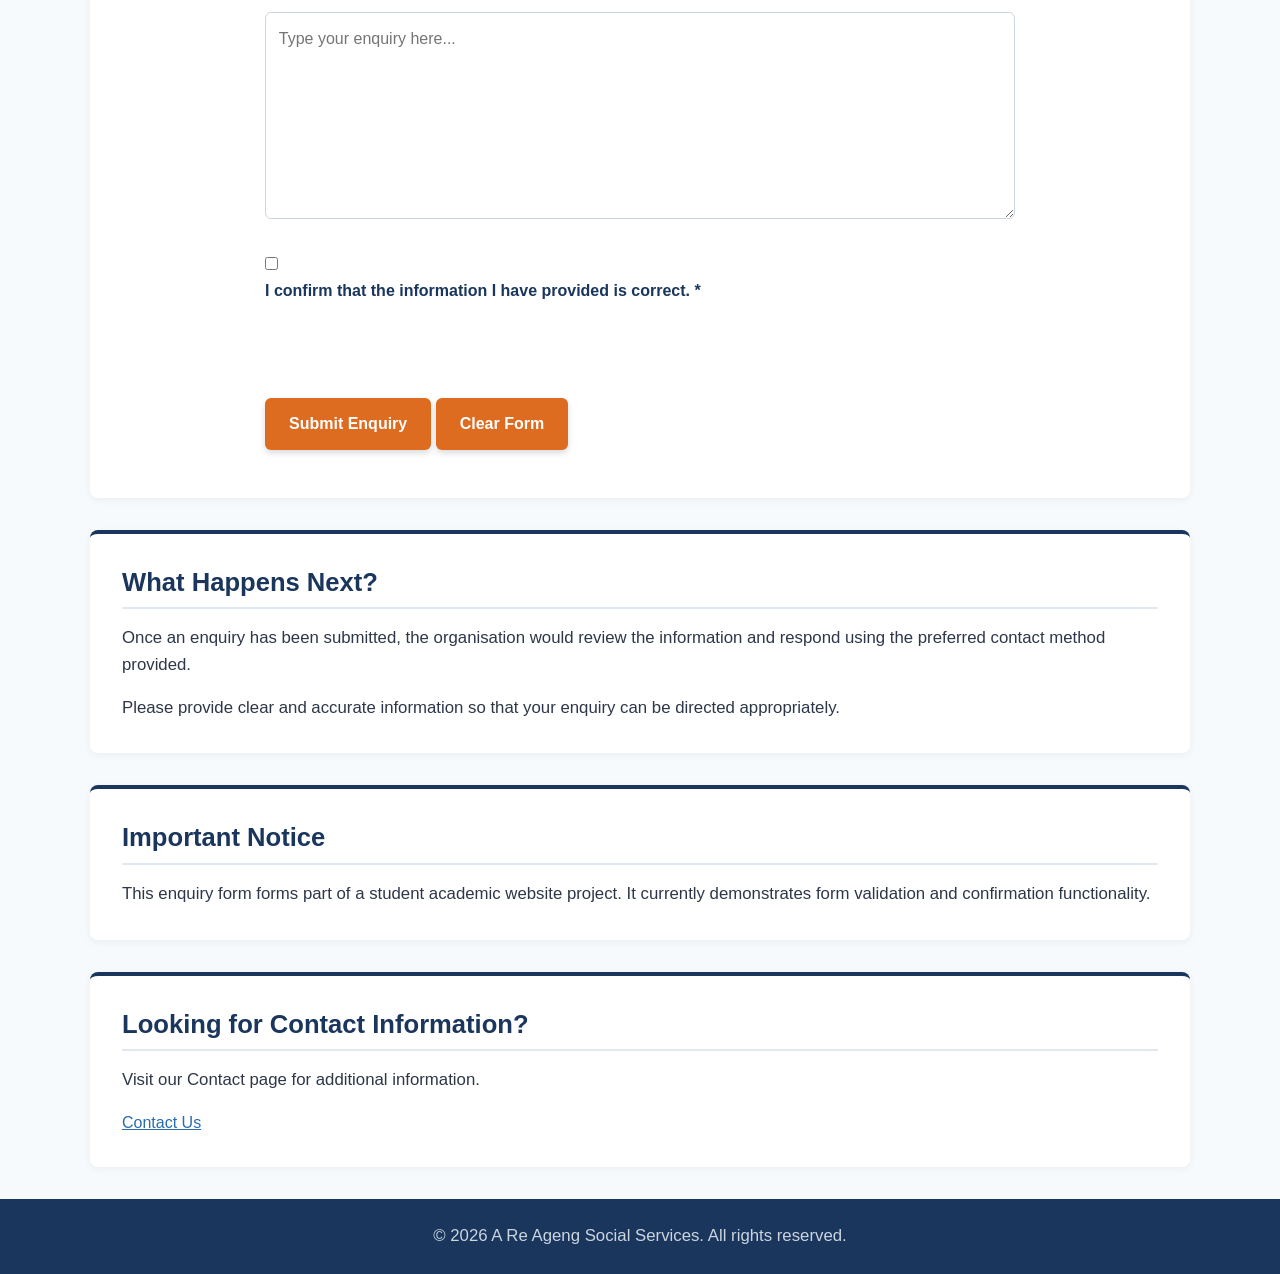
<file: enquiry.html>
<!DOCTYPE html>
<html lang="en">

<head>

    <!-- Character Encoding -->
    <meta charset="UTF-8">

    <!-- Responsive Design -->
    <meta name="viewport" content="width=device-width, initial-scale=1.0">

    <!-- SEO Description -->
    <meta name="description"
        content="Make an enquiry with A Re Ageng Social Services about social support, family assistance, youth development, community programmes and volunteering in South Africa.">

    <!-- SEO Keywords -->
    <meta name="keywords"
        content="A Re Ageng enquiries, social support, family support, youth development, community programmes, volunteering">

    <!-- Author -->
    <meta name="author" content="A Re Ageng Social Services">

    <!-- Search Engine Indexing -->
    <meta name="robots" content="index, follow">

    <!-- Open Graph -->
    <meta property="og:title"
        content="Make an Enquiry | A Re Ageng Social Services">

    <meta property="og:description"
        content="Contact A Re Ageng Social Services about our community services and programmes.">

    <meta property="og:type" content="website">

    <!-- Page Title -->
    <title>Make an Enquiry | A Re Ageng Social Services</title>

    <!-- External Stylesheet -->
    <link rel="stylesheet" href="css/style.css">

</head>

<body>

    <!-- Skip Navigation -->
    <a href="#main-content" class="skip-link">
        Skip to main content
    </a>

    <!-- HEADER -->
    <header>

        <h1>A Re Ageng Social Services</h1>

        <p>Building Stronger Communities Together</p>

        <!-- Navigation -->
        <nav aria-label="Main navigation">

            <a href="index.html">Home</a>

            <a href="about.html">About Us</a>

            <a href="services.html">Our Services</a>

            <a href="programmes.html">Programmes</a>

            <a href="enquiry.html" aria-current="page">Enquiry</a>

            <a href="contact.html">Contact</a>

        </nav>

    </header>

    <!-- MAIN CONTENT -->
    <main id="main-content">

        <!-- ENQUIRY INTRODUCTION -->
        <section id="enquiry-introduction">

            <img
                src="images/enquiry.jpg"
                alt="Community members seeking information and social support"
                width="300"
                height="200"
                loading="lazy"
                decoding="async"
            >

            <h2>Make an Enquiry</h2>

            <p>
                Do you need more information about our services,
                programmes or community initiatives?
            </p>

            <p>
                Complete the enquiry form below and provide details
                about the assistance or information you require.
            </p>

        </section>

        <!-- ENQUIRY FORM -->
        <section id="enquiry-form-section">

            <h2>Enquiry Form</h2>

            <p>
                Fields marked with an asterisk (*) are compulsory.
            </p>

            <form id="enquiryForm" action="#" method="post" novalidate>

                <!-- FULL NAME -->
                <label for="fullname">
                    Full Name: *
                </label>

                <br>

                <input
                    type="text"
                    id="fullname"
                    name="fullname"
                    placeholder="Enter your full name"
                    minlength="3"
                    maxlength="60"
                    autocomplete="name"
                    required
                >

                <br><br>

                <!-- EMAIL -->
                <label for="email">
                    Email Address: *
                </label>

                <br>

                <input
                    type="email"
                    id="email"
                    name="email"
                    placeholder="Enter your email address"
                    autocomplete="email"
                    required
                >

                <br><br>

                <!-- PHONE -->
                <label for="phone">
                    Phone Number:
                </label>

                <br>

                <input
                    type="tel"
                    id="phone"
                    name="phone"
                    placeholder="e.g. 0712345678"
                    pattern="(?:\+27|0)[0-9]{9}"
                    title="Enter a valid South African phone number."
                    autocomplete="tel"
                >

                <br><br>

                <!-- ENQUIRY TYPE -->
                <label for="enquiry-type">
                    What is your enquiry about? *
                </label>

                <br>

                <select
                    id="enquiry-type"
                    name="enquiry-type"
                    required
                >

                    <option value="">
                        -- Select an option --
                    </option>

                    <option value="Social Support">
                        Social Support
                    </option>

                    <option value="Family Support">
                        Family Support
                    </option>

                    <option value="Youth Development">
                        Youth Development
                    </option>

                    <option value="Community Programmes">
                        Community Programmes
                    </option>

                    <option value="Volunteering">
                        Volunteering
                    </option>

                    <option value="General Enquiry">
                        General Enquiry
                    </option>

                </select>

                <br><br>

                <!-- DYNAMIC RESPONSE -->
                <div
                    id="enquiry-information"
                    role="status"
                    aria-live="polite"
                ></div>

                <br>

                <!-- PREFERRED CONTACT METHOD -->
                <fieldset>

                    <legend>
                        Preferred Contact Method: *
                    </legend>

                    <input
                        type="radio"
                        id="contact-email"
                        name="contact-method"
                        value="Email"
                        required
                    >

                    <label for="contact-email">
                        Email
                    </label>

                    <input
                        type="radio"
                        id="contact-phone"
                        name="contact-method"
                        value="Phone"
                    >

                    <label for="contact-phone">
                        Phone
                    </label>

                </fieldset>

                <br>

                <!-- MESSAGE -->
                <label for="message">
                    Tell Us How We Can Help: *
                </label>

                <br>

                <textarea
                    id="message"
                    name="message"
                    rows="7"
                    minlength="10"
                    maxlength="1000"
                    placeholder="Type your enquiry here..."
                    required
                ></textarea>

                <br><br>

                <!-- CONSENT -->
                <input
                    type="checkbox"
                    id="consent"
                    name="consent"
                    value="Yes"
                    required
                >

                <label for="consent">
                    I confirm that the information I have provided
                    is correct. *
                </label>

                <br><br>

                <!-- FEEDBACK -->
                <div
                    id="enquiry-feedback"
                    role="status"
                    aria-live="polite"
                ></div>

                <br>

                <!-- BUTTONS -->
                <button type="submit">
                    Submit Enquiry
                </button>

                <button type="reset">
                    Clear Form
                </button>

            </form>

        </section>

        <!-- WHAT HAPPENS NEXT -->
        <section id="what-happens-next">

            <h2>What Happens Next?</h2>

            <p>
                Once an enquiry has been submitted, the organisation
                would review the information and respond using the
                preferred contact method provided.
            </p>

            <p>
                Please provide clear and accurate information so that
                your enquiry can be directed appropriately.
            </p>

        </section>

        <!-- IMPORTANT NOTICE -->
        <section id="important-notice">

            <h2>Important Notice</h2>

            <p>
                This enquiry form forms part of a student academic
                website project. It currently demonstrates form
                validation and confirmation functionality.
            </p>

        </section>

        <!-- CONTACT LINK -->
        <section id="contact-link">

            <h2>Looking for Contact Information?</h2>

            <p>
                Visit our Contact page for additional information.
            </p>

            <a href="contact.html">
                Contact Us
            </a>

        </section>

    </main>

    <!-- FOOTER -->
    <footer>

        <p>
            &copy; 2026 A Re Ageng Social Services.
            All rights reserved.
        </p>

    </footer>

    <!-- JAVASCRIPT FUNCTIONALITY -->
    <script>

        // Select form elements
        const enquiryForm = document.getElementById("enquiryForm");

        const enquiryType = document.getElementById("enquiry-type");

        const enquiryInformation =
            document.getElementById("enquiry-information");

        const enquiryFeedback =
            document.getElementById("enquiry-feedback");


        // Dynamic information based on enquiry selection
        const enquiryResponses = {

            "Social Support":
                "Thank you for your interest in social support. Please describe the type of assistance you require.",

            "Family Support":
                "You have selected family support. Please provide information about the support or guidance you are seeking.",

            "Youth Development":
                "You have selected youth development. Please tell us whether you are interested in youth activities, development or educational opportunities.",

            "Community Programmes":
                "You have selected community programmes. Please specify which community initiatives you would like to know more about.",

            "Volunteering":
                "Thank you for your interest in volunteering. Please tell us about your skills and how you would like to contribute.",

            "General Enquiry":
                "Please provide details about your general enquiry so that it can be directed appropriately."

        };


        // Display dynamic content
        enquiryType.addEventListener("change", function() {

            const selectedValue = enquiryType.value;

            enquiryInformation.textContent =
                enquiryResponses[selectedValue] || "";

        });


        // Handle form submission
        enquiryForm.addEventListener("submit", function(event) {

            // Prevent default submission
            event.preventDefault();

            // Clear previous messages
            enquiryFeedback.textContent = "";


            // Collect form values
            const fullname =
                document.getElementById("fullname").value.trim();

            const email =
                document.getElementById("email").value.trim();

            const phone =
                document.getElementById("phone").value.trim();

            const type =
                enquiryType.value;

            const message =
                document.getElementById("message").value.trim();

            const consent =
                document.getElementById("consent").checked;

            const preferredContact =
                document.querySelector(
                    'input[name="contact-method"]:checked'
                );


            // Validate full name
            if (fullname.length < 3) {

                enquiryFeedback.textContent =
                    "Please enter your full name using at least 3 characters.";

                return;

            }


            // Validate email
            const emailPattern =
                /^[^\s@]+@[^\s@]+\.[^\s@]+$/;

            if (!emailPattern.test(email)) {

                enquiryFeedback.textContent =
                    "Please enter a valid email address.";

                return;

            }


            // Validate phone number if provided
            const phonePattern =
                /^(?:\+27|0)[0-9]{9}$/;

            if (phone !== "" && !phonePattern.test(phone)) {

                enquiryFeedback.textContent =
                    "Please enter a valid South African phone number.";

                return;

            }


            // Validate enquiry selection
            if (type === "") {

                enquiryFeedback.textContent =
                    "Please select an enquiry category.";

                return;

            }


            // Validate preferred contact method
            if (!preferredContact) {

                enquiryFeedback.textContent =
                    "Please select your preferred contact method.";

                return;

            }


            // Validate message
            if (message.length < 10) {

                enquiryFeedback.textContent =
                    "Your enquiry must contain at least 10 characters.";

                return;

            }


            // Validate consent
            if (!consent) {

                enquiryFeedback.textContent =
                    "Please confirm that your information is correct.";

                return;

            }


            // Prepare a confirmation response
            enquiryFeedback.textContent =
                "Thank you, " + fullname +
                "! Your " + type.toLowerCase() +
                " enquiry has passed validation. Your preferred contact method is " +
                preferredContact.value +
                ". Please note that this is a demonstration and no information has been sent to the organisation.";

            // Clear the form after successful validation
            enquiryForm.reset();

            // Clear dynamic information
            enquiryInformation.textContent = "";

        });


        // Clear feedback when resetting the form
        enquiryForm.addEventListener("reset", function() {

            enquiryFeedback.textContent = "";

            enquiryInformation.textContent = "";

        });

    </script>

</body>

</html>
</file>
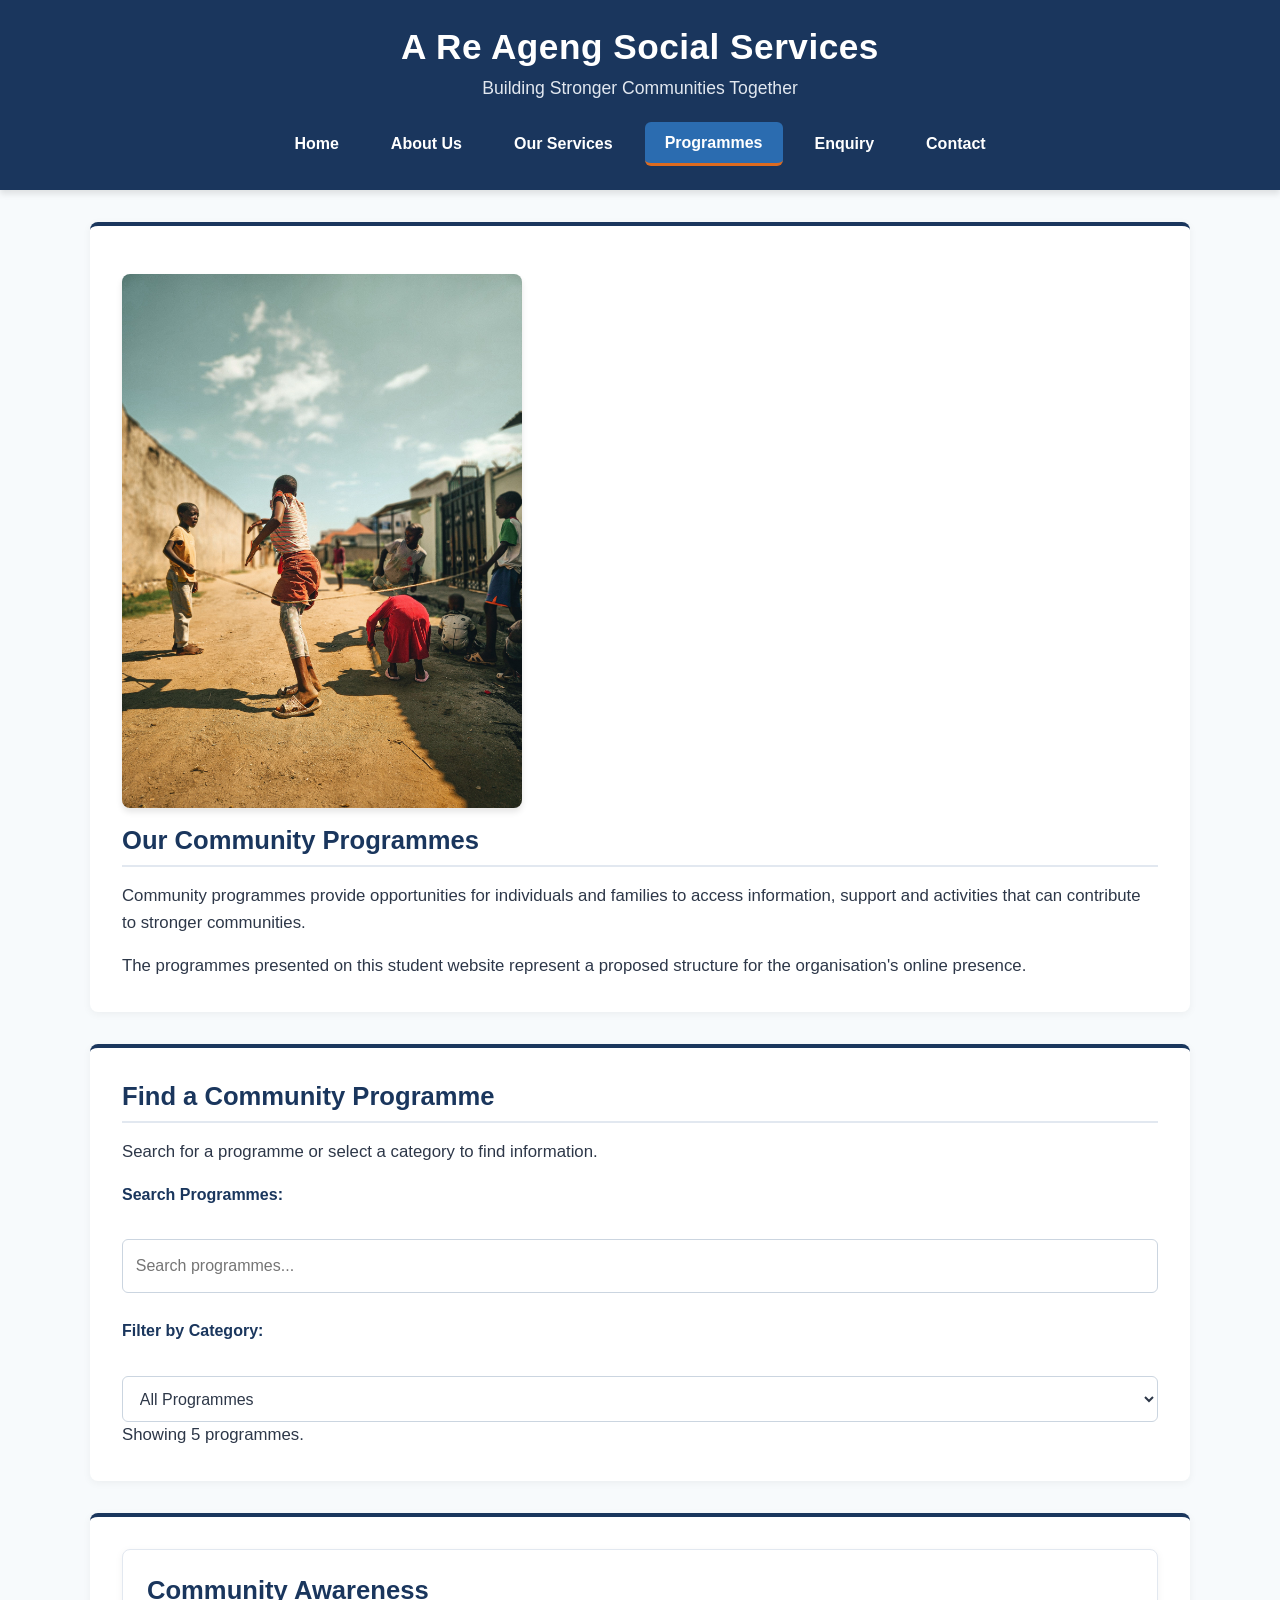
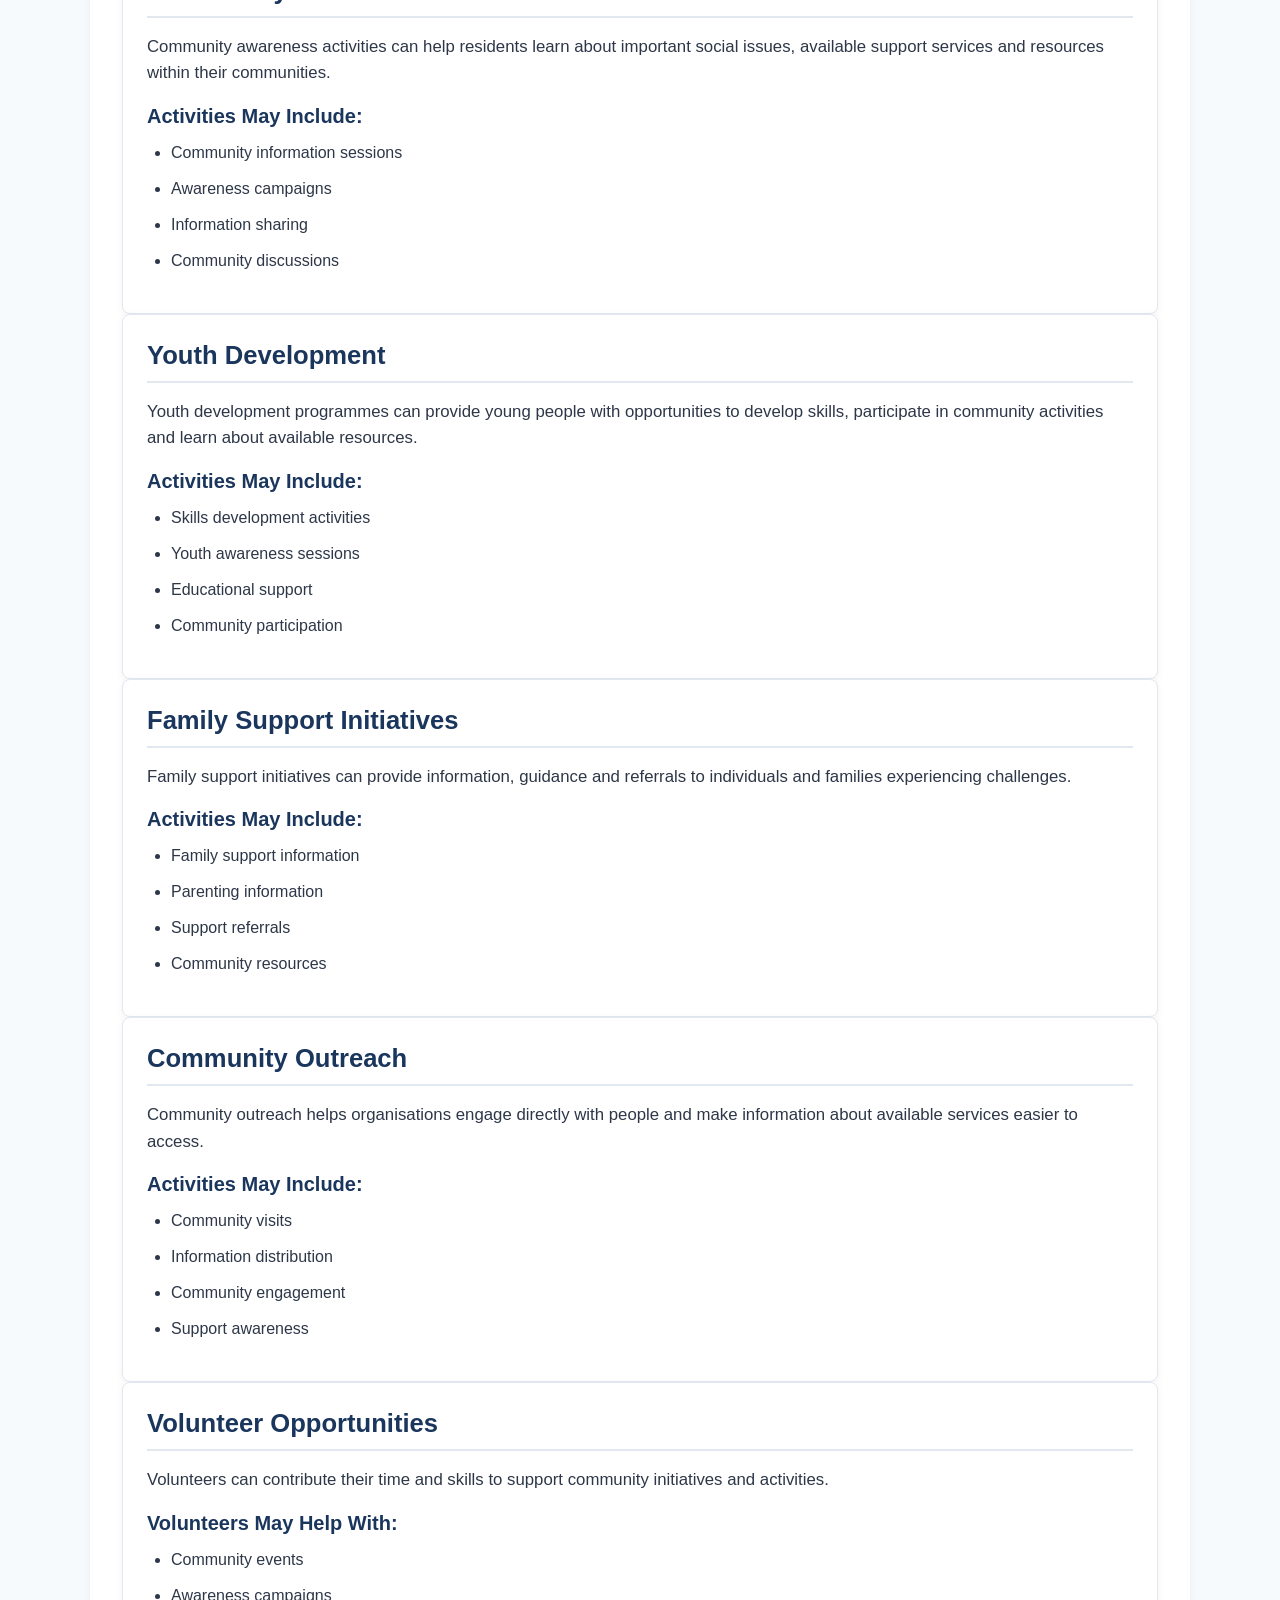
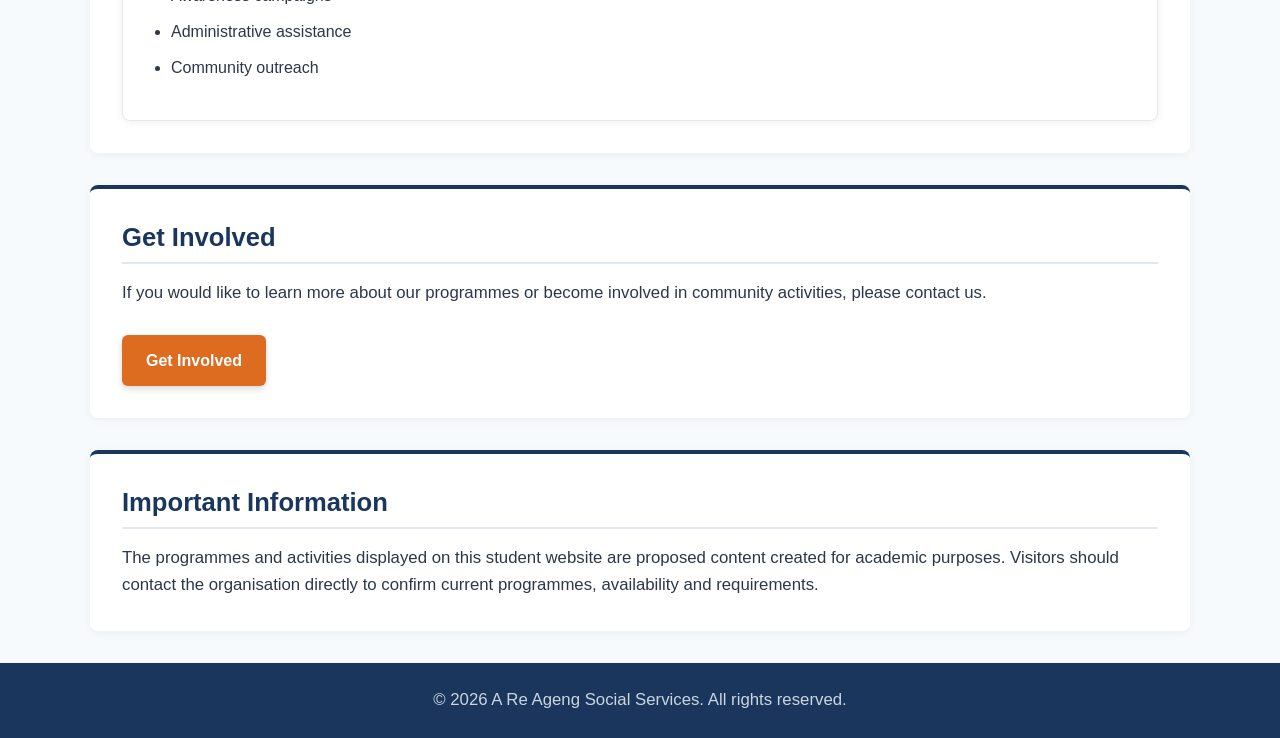
<file: programmes.html>
<!DOCTYPE html>
<html lang="en">

<head>

    <!-- Character Encoding -->
    <meta charset="UTF-8">

    <!-- Responsive Design -->
    <meta name="viewport" content="width=device-width, initial-scale=1.0">

    <!-- SEO Description -->
    <meta name="description"
        content="Explore A Re Ageng Social Services community programmes, including youth development, family support, community awareness, outreach and volunteering.">

    <!-- SEO Keywords -->
    <meta name="keywords"
        content="community programmes, youth development, family support, community outreach, volunteering, A Re Ageng Social Services">

    <!-- Author -->
    <meta name="author" content="A Re Ageng Social Services">

    <!-- Search Engine Indexing -->
    <meta name="robots" content="index, follow">

    <!-- Open Graph -->
    <meta property="og:title"
        content="Community Programmes | A Re Ageng Social Services">

    <meta property="og:description"
        content="Discover proposed community programmes and initiatives supporting stronger communities.">

    <meta property="og:type" content="website">

    <!-- Page Title -->
    <title>Community Programmes | A Re Ageng Social Services</title>

    <!-- External CSS -->
    <link rel="stylesheet" href="css/style.css">

</head>

<body>

    <!-- Skip Navigation -->
    <a href="#main-content" class="skip-link">
        Skip to main content
    </a>

    <!-- HEADER -->
    <header>

        <h1>A Re Ageng Social Services</h1>

        <p>Building Stronger Communities Together</p>

        <!-- Navigation -->
        <nav aria-label="Main navigation">

            <a href="index.html">Home</a>

            <a href="about.html">About Us</a>

            <a href="services.html">Our Services</a>

            <a href="programmes.html" aria-current="page">Programmes</a>

            <a href="enquiry.html">Enquiry</a>

            <a href="contact.html">Contact</a>

        </nav>

    </header>

    <!-- MAIN CONTENT -->
    <main id="main-content">

        <!-- INTRODUCTION -->
        <section id="programme-introduction">

            <img
                src="images/programmes.jpg"
                alt="Community members participating in community programmes"
                width="400"
                height="250"
                loading="lazy"
                decoding="async"
            >

            <h2>Our Community Programmes</h2>

            <p>
                Community programmes provide opportunities for
                individuals and families to access information,
                support and activities that can contribute to
                stronger communities.
            </p>

            <p>
                The programmes presented on this student website
                represent a proposed structure for the organisation's
                online presence.
            </p>

        </section>

        <!-- PROGRAMME SEARCH AND FILTER -->
        <section id="programme-search">

            <h2>Find a Community Programme</h2>

            <p>
                Search for a programme or select a category
                to find information.
            </p>

            <label for="programmeSearch">
                Search Programmes:
            </label>

            <br>

            <input
                type="search"
                id="programmeSearch"
                placeholder="Search programmes..."
                aria-label="Search community programmes"
            >

            <br><br>

            <label for="programmeFilter">
                Filter by Category:
            </label>

            <br>

            <select id="programmeFilter">

                <option value="all">All Programmes</option>

                <option value="awareness">Community Awareness</option>

                <option value="youth">Youth Development</option>

                <option value="family">Family Support</option>

                <option value="outreach">Community Outreach</option>

                <option value="volunteering">Volunteering</option>

            </select>

            <p id="programmeCount" aria-live="polite">
                Showing 5 programmes.
            </p>

        </section>

        <!-- PROGRAMME LIST -->
        <section id="programme-list">

            <!-- PROGRAMME 1 -->
            <article class="programme-card" data-category="awareness">

                <h2>Community Awareness</h2>

                <p>
                    Community awareness activities can help residents
                    learn about important social issues, available
                    support services and resources within their
                    communities.
                </p>

                <h3>Activities May Include:</h3>

                <ul>

                    <li>Community information sessions</li>

                    <li>Awareness campaigns</li>

                    <li>Information sharing</li>

                    <li>Community discussions</li>

                </ul>

            </article>

            <!-- PROGRAMME 2 -->
            <article class="programme-card" data-category="youth">

                <h2>Youth Development</h2>

                <p>
                    Youth development programmes can provide young
                    people with opportunities to develop skills,
                    participate in community activities and learn
                    about available resources.
                </p>

                <h3>Activities May Include:</h3>

                <ul>

                    <li>Skills development activities</li>

                    <li>Youth awareness sessions</li>

                    <li>Educational support</li>

                    <li>Community participation</li>

                </ul>

            </article>

            <!-- PROGRAMME 3 -->
            <article class="programme-card" data-category="family">

                <h2>Family Support Initiatives</h2>

                <p>
                    Family support initiatives can provide information,
                    guidance and referrals to individuals and families
                    experiencing challenges.
                </p>

                <h3>Activities May Include:</h3>

                <ul>

                    <li>Family support information</li>

                    <li>Parenting information</li>

                    <li>Support referrals</li>

                    <li>Community resources</li>

                </ul>

            </article>

            <!-- PROGRAMME 4 -->
            <article class="programme-card" data-category="outreach">

                <h2>Community Outreach</h2>

                <p>
                    Community outreach helps organisations engage
                    directly with people and make information about
                    available services easier to access.
                </p>

                <h3>Activities May Include:</h3>

                <ul>

                    <li>Community visits</li>

                    <li>Information distribution</li>

                    <li>Community engagement</li>

                    <li>Support awareness</li>

                </ul>

            </article>

            <!-- PROGRAMME 5 -->
            <article class="programme-card" data-category="volunteering">

                <h2>Volunteer Opportunities</h2>

                <p>
                    Volunteers can contribute their time and skills
                    to support community initiatives and activities.
                </p>

                <h3>Volunteers May Help With:</h3>

                <ul>

                    <li>Community events</li>

                    <li>Awareness campaigns</li>

                    <li>Administrative assistance</li>

                    <li>Community outreach</li>

                </ul>

            </article>

            <!-- NO RESULTS MESSAGE -->
            <p id="noProgrammeResults" hidden>

                No programmes match your search.
                Please try another search term or category.

            </p>

        </section>

        <!-- GET INVOLVED -->
        <section id="get-involved">

            <h2>Get Involved</h2>

            <p>
                If you would like to learn more about our programmes
                or become involved in community activities, please
                contact us.
            </p>

            <a href="enquiry.html" class="cta-button">
                Get Involved
            </a>

        </section>

        <!-- IMPORTANT INFORMATION -->
        <section id="important-information">

            <h2>Important Information</h2>

            <p>
                The programmes and activities displayed on this
                student website are proposed content created for
                academic purposes. Visitors should contact the
                organisation directly to confirm current programmes,
                availability and requirements.
            </p>

        </section>

    </main>

    <!-- FOOTER -->
    <footer>

        <p>
            &copy; 2026 A Re Ageng Social Services.
            All rights reserved.
        </p>

    </footer>

    <!-- JAVASCRIPT SEARCH AND FILTER -->
    <script>

        // Get search and filter elements
        const programmeSearch =
            document.getElementById("programmeSearch");

        const programmeFilter =
            document.getElementById("programmeFilter");

        const programmeCards =
            document.querySelectorAll(".programme-card");

        const programmeCount =
            document.getElementById("programmeCount");

        const noProgrammeResults =
            document.getElementById("noProgrammeResults");


        // Search and filter programmes
        function filterProgrammes() {

            const searchValue =
                programmeSearch.value.toLowerCase().trim();

            const selectedCategory =
                programmeFilter.value;

            let visibleCount = 0;


            // Loop through all programme cards
            programmeCards.forEach(function(card) {

                const programmeText =
                    card.textContent.toLowerCase();

                const category =
                    card.dataset.category;

                // Check search term
                const matchesSearch =
                    programmeText.includes(searchValue);

                // Check selected category
                const matchesCategory =
                    selectedCategory === "all" ||
                    category === selectedCategory;


                // Display matching programmes
                if (matchesSearch && matchesCategory) {

                    card.hidden = false;

                    visibleCount++;

                } else {

                    card.hidden = true;

                }

            });


            // Update result count
            programmeCount.textContent =
                "Showing " + visibleCount +
                " of " + programmeCards.length +
                " programmes.";


            // Display message when no results are found
            noProgrammeResults.hidden =
                visibleCount !== 0;

        }


        // Search when the user types
        programmeSearch.addEventListener(
            "input",
            filterProgrammes
        );


        // Filter when a category is selected
        programmeFilter.addEventListener(
            "change",
            filterProgrammes
        );


    </script>

</body>

</html>
</file>
<file: css/style.css>
/* ==========================================================================
   A RE AGENG SOCIAL SERVICES - MAIN STYLESHEET
   Module: WEDE5020 - Part 3: Functionality, Accessibility & SEO
   ========================================================================== */

/* --------------------------------------------------------------------------
   1. CSS RESET & VARIABLES
   -------------------------------------------------------------------------- */

* {
    margin: 0;
    padding: 0;
    box-sizing: border-box;
}

:root {
    /* Brand colours */
    --primary-color: #1a365d;
    --primary-light: #2b6cb0;
    --accent-color: #dd6b20;
    --accent-hover: #c05621;

    /* Backgrounds and text */
    --bg-light: #f7fafc;
    --card-bg: #ffffff;
    --text-dark: #2d3748;
    --text-muted: #718096;
    --border-color: #e2e8f0;

    /* Status colours */
    --success-color: #276749;
    --error-color: #c53030;
    --info-bg: #ebf8ff;

    /* Typography */
    --font-heading: 'Segoe UI', Tahoma, Geneva, Verdana, sans-serif;
    --font-body: 'Segoe UI', Tahoma, Geneva, Verdana, sans-serif;

    /* Layout */
    --content-width: 1100px;
    --border-radius: 8px;
    --shadow: 0 2px 8px rgba(0, 0, 0, 0.05);
}

/* --------------------------------------------------------------------------
   2. BASE STYLING
   -------------------------------------------------------------------------- */

html {
    font-size: 100%;
    scroll-behavior: smooth;
    scroll-padding-top: 1rem;
}

body {
    font-family: var(--font-body);
    font-size: 1rem;
    line-height: 1.6;
    color: var(--text-dark);
    background-color: var(--bg-light);

    display: flex;
    flex-direction: column;
    min-height: 100vh;
}

img {
    max-width: 100%;
    height: auto;
}

a {
    color: var(--primary-light);
}

a:hover {
    color: var(--accent-hover);
}

button,
input,
select,
textarea {
    font: inherit;
}

button {
    cursor: pointer;
}

main {
    flex: 1;
    width: 90%;
    max-width: var(--content-width);
    margin: 2rem auto;

    display: flex;
    flex-direction: column;
    gap: 2rem;
}

/* --------------------------------------------------------------------------
   3. ACCESSIBILITY
   -------------------------------------------------------------------------- */

/* Skip navigation link */

.skip-link {
    position: absolute;
    top: -100px;
    left: 1rem;
    z-index: 1000;

    background-color: var(--accent-color);
    color: #ffffff;
    padding: 0.75rem 1rem;
    border-radius: 5px;
    text-decoration: none;
    font-weight: 700;
}

.skip-link:focus {
    top: 1rem;
}

/* Visible keyboard focus */

:focus-visible {
    outline: 3px solid var(--accent-color);
    outline-offset: 3px;
}

/* --------------------------------------------------------------------------
   4. HEADER & NAVIGATION
   -------------------------------------------------------------------------- */

header {
    background-color: var(--primary-color);
    color: #ffffff;
    padding: 1.5rem 2rem;
    text-align: center;
    box-shadow: 0 4px 6px rgba(0, 0, 0, 0.1);
}

header h1 {
    font-family: var(--font-heading);
    font-size: 2.2rem;
    font-weight: 700;
    margin-bottom: 0.25rem;
    letter-spacing: 0.5px;
}

header p {
    font-size: 1.1rem;
    color: #e2e8f0;
    margin-bottom: 1.25rem;
}

/* Navigation */

nav {
    display: flex;
    justify-content: center;
    align-items: center;
    flex-wrap: wrap;
    gap: 0.75rem;
    margin-top: 1rem;
}

nav a {
    color: #ffffff;
    text-decoration: none;
    font-weight: 600;
    padding: 0.5rem 1.25rem;
    border-radius: 6px;
    transition: background-color 0.3s ease, color 0.3s ease;
}

nav a:hover,
nav a:focus {
    background-color: var(--primary-light);
    color: #ffffff;
}

nav a:active {
    background-color: var(--accent-color);
}

/* Current page navigation link */

nav a[aria-current="page"] {
    background-color: var(--primary-light);
    color: #ffffff;
    border-bottom: 3px solid var(--accent-color);
}

/* --------------------------------------------------------------------------
   5. MAIN CONTENT & SECTIONS
   -------------------------------------------------------------------------- */

section {
    background-color: var(--card-bg);
    padding: 2rem;
    border-radius: var(--border-radius);
    box-shadow: var(--shadow);
    border-top: 4px solid var(--primary-color);
}

h1,
h2,
h3,
h4 {
    font-family: var(--font-heading);
    line-height: 1.3;
}

h2 {
    font-size: 1.6rem;
    color: var(--primary-color);
    margin-bottom: 1rem;
    border-bottom: 2px solid var(--border-color);
    padding-bottom: 0.5rem;
}

h3 {
    font-size: 1.25rem;
    color: var(--primary-color);
    margin-bottom: 0.75rem;
}

p {
    margin-bottom: 1rem;
    font-size: 1.05rem;
}

p:last-child {
    margin-bottom: 0;
}

/* --------------------------------------------------------------------------
   6. IMAGES
   -------------------------------------------------------------------------- */

section img {
    max-width: 100%;
    height: auto;
    border-radius: var(--border-radius);
    margin: 1rem 0;
    box-shadow: 0 4px 6px rgba(0, 0, 0, 0.1);
    display: block;
}

figure {
    margin: 1rem 0;
}

figcaption {
    color: var(--text-muted);
    font-size: 0.9rem;
    margin-top: 0.5rem;
}

/* --------------------------------------------------------------------------
   7. LISTS
   -------------------------------------------------------------------------- */

ul,
ol {
    padding-left: 1.5rem;
    margin-bottom: 1rem;
}

li {
    margin-bottom: 0.75rem;
    line-height: 1.5;
}

li strong {
    color: var(--primary-color);
}

/* --------------------------------------------------------------------------
   8. BUTTONS & CALL TO ACTION
   -------------------------------------------------------------------------- */

.cta-button,
button,
input[type="submit"],
input[type="reset"] {
    display: inline-block;
    background-color: var(--accent-color);
    color: #ffffff;
    text-decoration: none;
    font-weight: 700;
    padding: 0.8rem 1.5rem;
    border: none;
    border-radius: 6px;
    margin-top: 0.75rem;
    transition: background-color 0.3s ease, transform 0.2s ease;
    box-shadow: 0 3px 6px rgba(0, 0, 0, 0.15);
}

.cta-button:hover,
button:hover,
input[type="submit"]:hover,
input[type="reset"]:hover {
    background-color: var(--accent-hover);
    color: #ffffff;
    transform: translateY(-2px);
}

.cta-button:active,
button:active {
    transform: translateY(0);
}

/* --------------------------------------------------------------------------
   9. PROGRAMME & SERVICE CARDS
   -------------------------------------------------------------------------- */

/* Flexible card layouts */

.programme-grid,
.programmes-grid,
.service-grid,
.services-grid,
.card-grid {
    display: grid;
    grid-template-columns: repeat(auto-fit, minmax(240px, 1fr));
    gap: 1.5rem;
    margin-top: 1.5rem;
}

/* Individual cards */

.programme-card,
.service-card,
.card {
    background-color: var(--card-bg);
    border: 1px solid var(--border-color);
    border-radius: var(--border-radius);
    padding: 1.5rem;
    box-shadow: var(--shadow);
    transition: transform 0.2s ease, box-shadow 0.2s ease;
}

.programme-card:hover,
.service-card:hover,
.card:hover {
    transform: translateY(-4px);
    box-shadow: 0 6px 15px rgba(0, 0, 0, 0.1);
}

.programme-card h3,
.service-card h3,
.card h3 {
    color: var(--primary-color);
}

.programme-card img,
.service-card img {
    width: 100%;
    height: auto;
    object-fit: cover;
    border-radius: 6px;
}

/* --------------------------------------------------------------------------
   10. SEARCH & FILTER CONTROLS
   -------------------------------------------------------------------------- */

.search-container,
.filter-container,
.programme-filters,
.service-filters {
    display: flex;
    flex-wrap: wrap;
    align-items: center;
    gap: 1rem;
    margin: 1.5rem 0;
}

.search-container input,
.filter-container select,
.programme-filters input,
.programme-filters select,
.service-filters input,
.service-filters select {
    flex: 1;
    min-width: 200px;
}

input[type="search"],
input[type="text"],
select {
    width: 100%;
    padding: 0.75rem;
    border: 1px solid #cbd5e0;
    border-radius: 6px;
    background-color: #ffffff;
    color: var(--text-dark);
}

input[type="search"]:focus,
input[type="text"]:focus,
select:focus {
    border-color: var(--primary-light);
    outline: 2px solid rgba(43, 108, 176, 0.2);
}

#result-count,
.result-count {
    color: var(--text-muted);
    font-weight: 600;
    margin: 0.75rem 0;
}

.no-results,
#no-results {
    padding: 1rem;
    background-color: var(--info-bg);
    border-left: 4px solid var(--primary-light);
    border-radius: 5px;
    margin-top: 1rem;
}

/* --------------------------------------------------------------------------
   11. CONTACT & ENQUIRY FORMS
   -------------------------------------------------------------------------- */

form {
    width: 100%;
    max-width: 750px;
    margin: 1rem auto;
}

.form-group {
    display: flex;
    flex-direction: column;
    margin-bottom: 1.25rem;
}

label {
    display: block;
    color: var(--primary-color);
    font-weight: 600;
    margin-bottom: 0.4rem;
}

input:not([type="checkbox"]):not([type="radio"]),
select,
textarea {
    width: 100%;
    padding: 0.8rem;
    border: 1px solid #cbd5e0;
    border-radius: 6px;
    background-color: #ffffff;
    color: var(--text-dark);
}

textarea {
    min-height: 140px;
    resize: vertical;
}

input:focus,
select:focus,
textarea:focus {
    border-color: var(--primary-light);
}

input[type="checkbox"],
input[type="radio"] {
    width: auto;
    margin-right: 0.5rem;
    accent-color: var(--primary-color);
}

.checkbox-group,
.radio-group {
    display: flex;
    align-items: center;
    gap: 0.5rem;
    margin: 0.5rem 0;
}

.checkbox-group label,
.radio-group label {
    margin-bottom: 0;
}

.form-help,
.help-text {
    display: block;
    color: var(--text-muted);
    font-size: 0.9rem;
    margin-top: 0.35rem;
}

/* Validation states */

input:invalid:not(:placeholder-shown),
textarea:invalid:not(:placeholder-shown) {
    border-color: var(--error-color);
}

input:valid:not(:placeholder-shown),
textarea:valid:not(:placeholder-shown) {
    border-color: var(--success-color);
}

/* Form feedback messages */

.form-feedback,
#form-feedback,
#form-message,
#success-message {
    padding: 1rem;
    border-radius: 6px;
    margin: 1rem 0;
}

.success-message {
    color: var(--success-color);
    background-color: #f0fff4;
    border-left: 4px solid var(--success-color);
}

.error-message {
    color: var(--error-color);
    background-color: #fff5f5;
    border-left: 4px solid var(--error-color);
}

/* --------------------------------------------------------------------------
   12. TABLES
   -------------------------------------------------------------------------- */

table {
    width: 100%;
    border-collapse: collapse;
    margin: 1rem 0;
    background-color: #ffffff;
}

caption {
    font-weight: 700;
    color: var(--primary-color);
    text-align: left;
    margin-bottom: 0.75rem;
}

th,
td {
    border: 1px solid var(--border-color);
    padding: 0.8rem;
    text-align: left;
}

th {
    background-color: var(--primary-color);
    color: #ffffff;
}

tr:nth-child(even) {
    background-color: var(--bg-light);
}

/* --------------------------------------------------------------------------
   13. FOOTER
   -------------------------------------------------------------------------- */

footer {
    background-color: var(--primary-color);
    color: #ffffff;
    text-align: center;
    padding: 1.5rem 1rem;
    margin-top: auto;
    font-size: 0.95rem;
}

footer p {
    color: #cbd5e0;
}

footer a {
    color: #ffffff;
}

footer a:hover {
    color: #fbd38d;
}

/* --------------------------------------------------------------------------
   14. RESPONSIVE DESIGN - TABLETS
   -------------------------------------------------------------------------- */

@media screen and (max-width: 768px) {
    header h1 {
        font-size: 1.8rem;
    }

    header p {
        font-size: 1rem;
    }

    nav {
        gap: 0.5rem;
    }

    nav a {
        padding: 0.4rem 0.8rem;
        font-size: 0.95rem;
    }

    section {
        padding: 1.5rem;
    }

    h2 {
        font-size: 1.4rem;
    }

    main {
        width: 94%;
    }

    .programme-grid,
    .programmes-grid,
    .service-grid,
    .services-grid,
    .card-grid {
        grid-template-columns: repeat(auto-fit, minmax(220px, 1fr));
    }

    .search-container,
    .filter-container,
    .programme-filters,
    .service-filters {
        flex-direction: column;
        align-items: stretch;
    }

    form {
        max-width: 100%;
    }
}

/* --------------------------------------------------------------------------
   15. RESPONSIVE DESIGN - MOBILE
   -------------------------------------------------------------------------- */

@media screen and (max-width: 480px) {
    header {
        padding: 1rem;
    }

    header h1 {
        font-size: 1.5rem;
    }

    header p {
        font-size: 0.95rem;
    }

    nav {
        flex-direction: column;
        width: 100%;
    }

    nav a {
        width: 100%;
        text-align: center;
        background-color: rgba(255, 255, 255, 0.1);
    }

    main {
        width: 95%;
        margin: 1rem auto;
        gap: 1rem;
    }

    section {
        padding: 1.2rem;
    }

    h2 {
        font-size: 1.3rem;
    }

    p {
        font-size: 1rem;
    }

    .programme-grid,
    .programmes-grid,
    .service-grid,
    .services-grid,
    .card-grid {
        grid-template-columns: 1fr;
    }

    .programme-card,
    .service-card,
    .card {
        padding: 1rem;
    }

    button,
    input[type="submit"],
    input[type="reset"],
    .cta-button {
        width: 100%;
        text-align: center;
    }

    table {
        font-size: 0.9rem;
    }

    th,
    td {
        padding: 0.5rem;
    }
}

/* --------------------------------------------------------------------------
   16. REDUCED MOTION ACCESSIBILITY
   -------------------------------------------------------------------------- */

@media (prefers-reduced-motion: reduce) {
    html {
        scroll-behavior: auto;
    }

    *,
    *::before,
    *::after {
        animation-duration: 0.01ms !important;
        animation-iteration-count: 1 !important;
        transition-duration: 0.01ms !important;
    }
}
</file>
